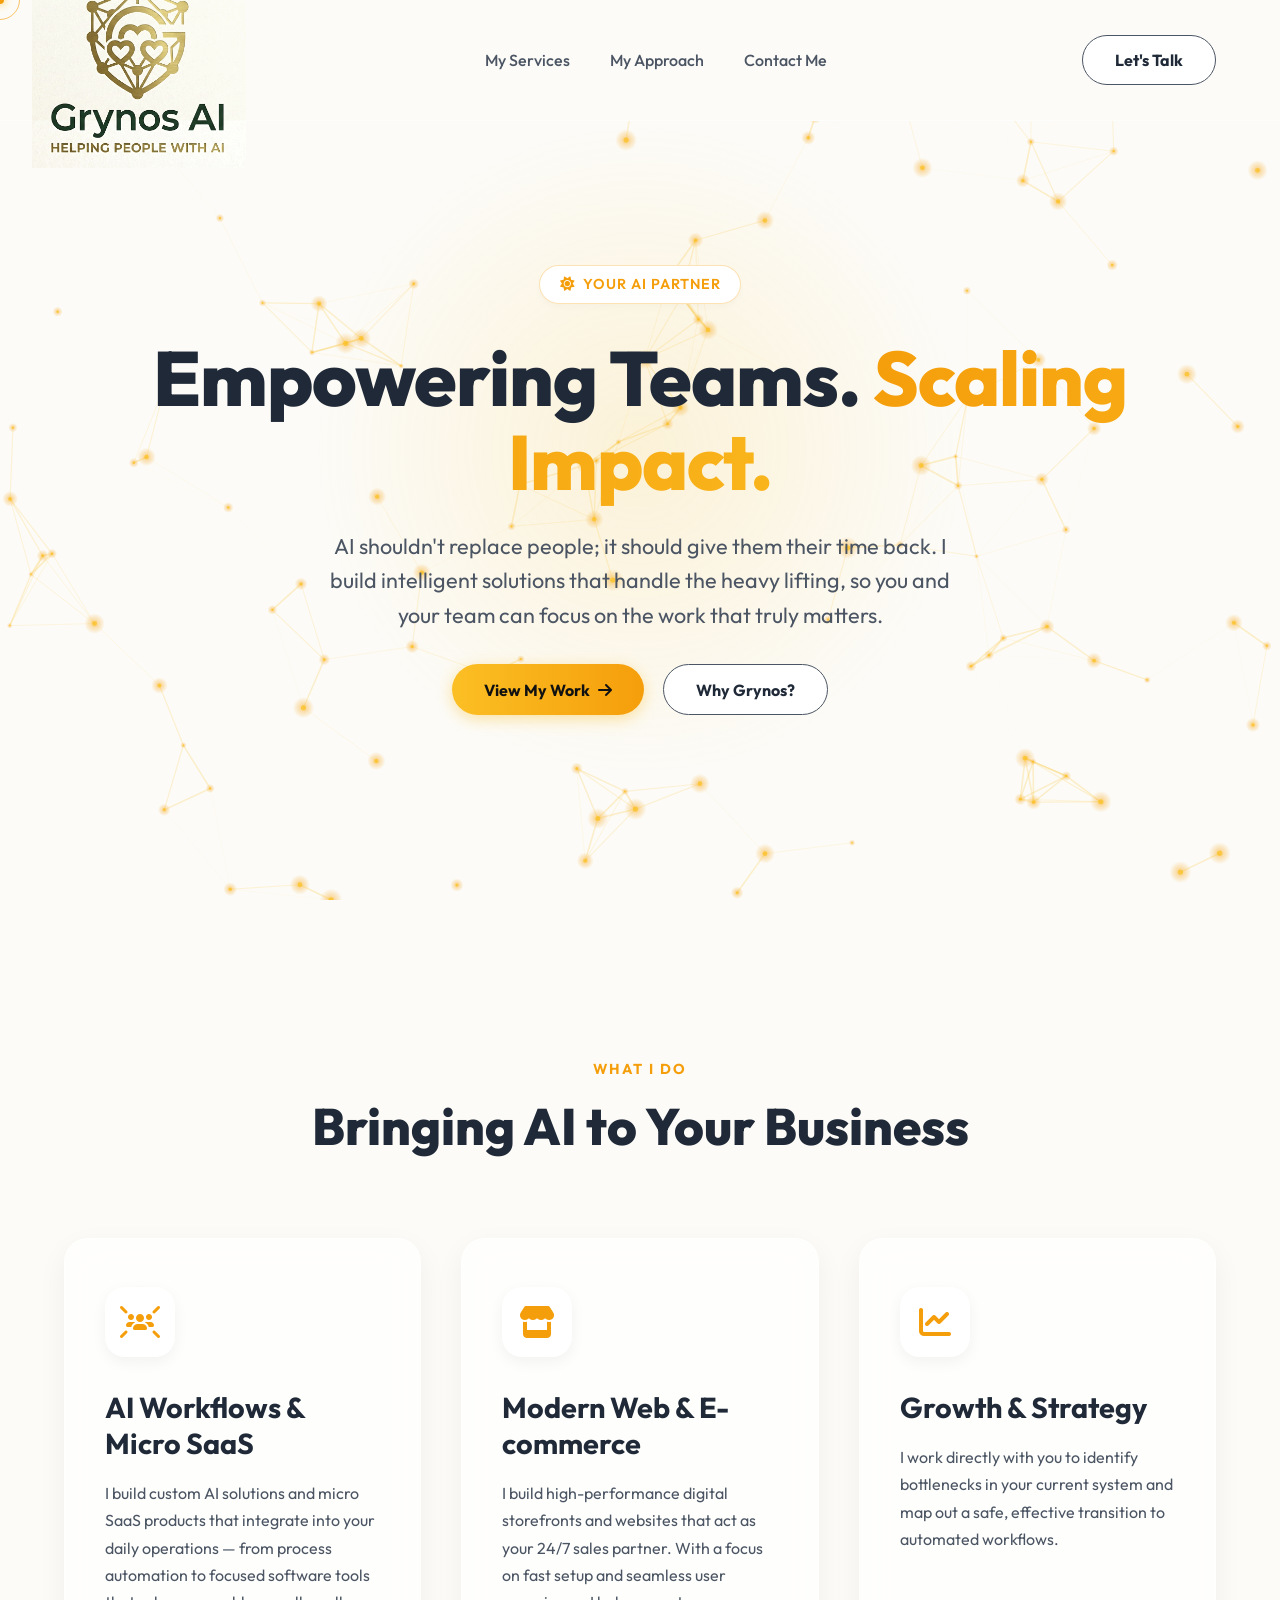
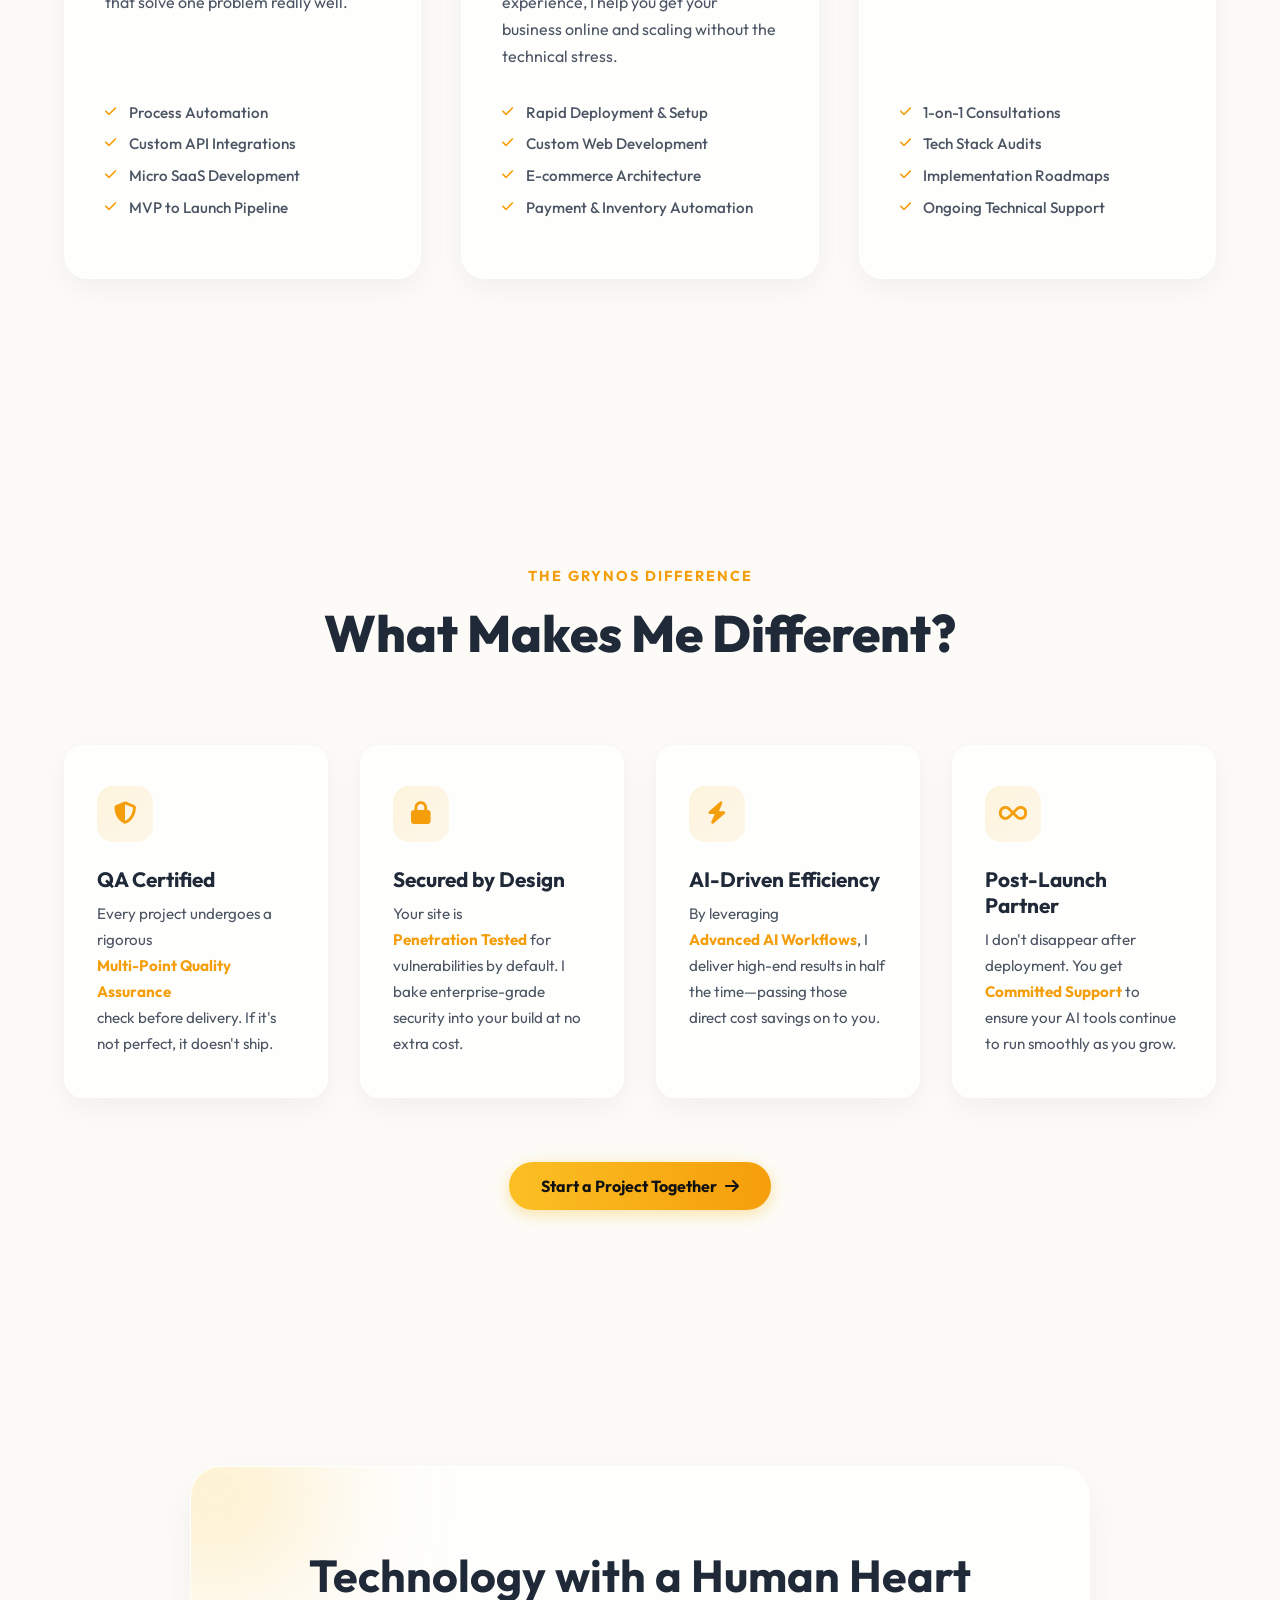
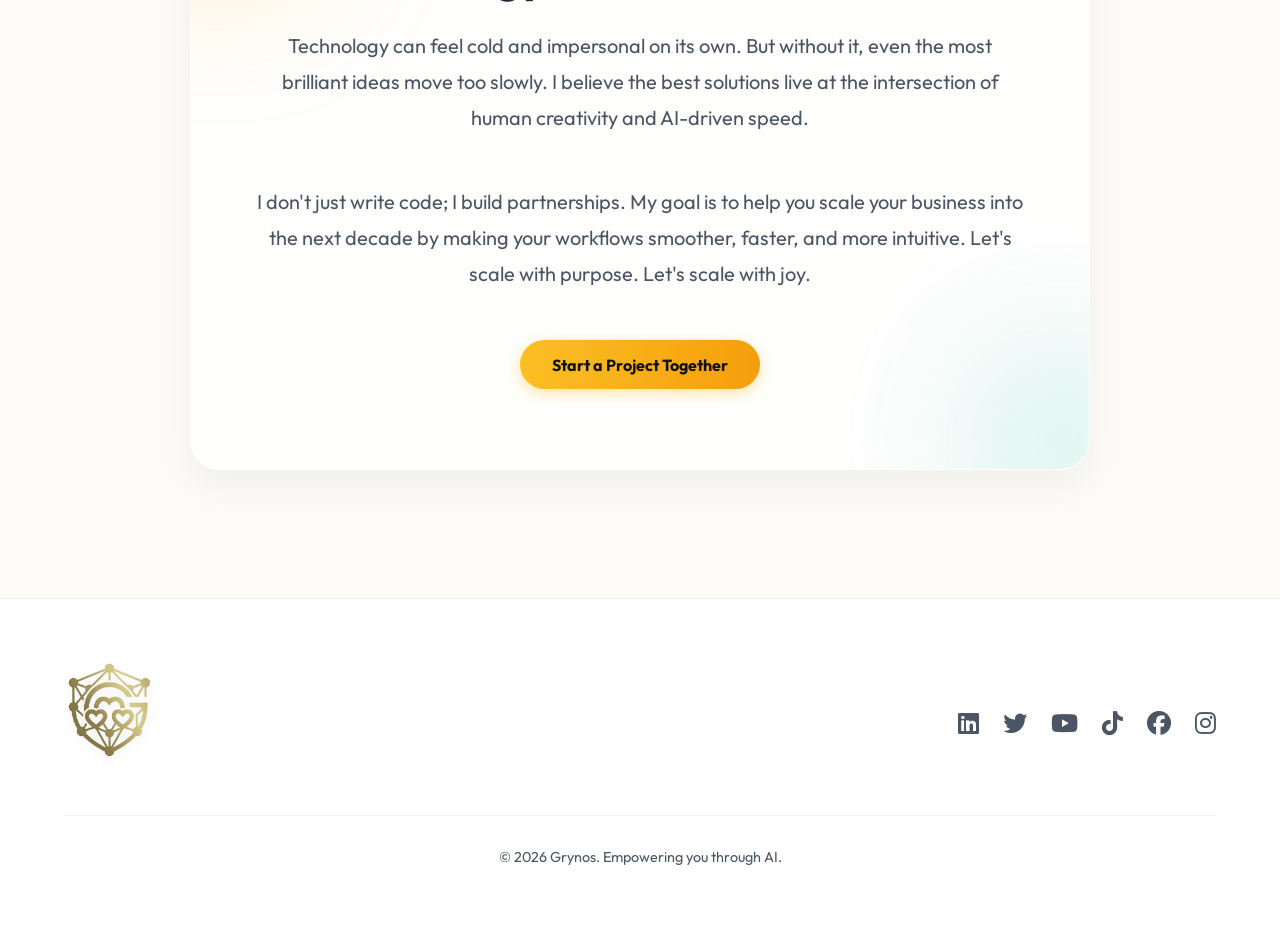
<file: Grynos/index.html>
<!DOCTYPE html>
<html lang="en">

<head>
    <meta charset="UTF-8">
    <meta name="viewport" content="width=device-width, initial-scale=1.0">
    <title>Grynos | Helping People with AI</title>
    <meta name="description"
        content="Grynos helps businesses scale with custom AI automation, modern web development, and growth strategy. Build smarter, grow faster.">
    <meta name="author" content="Grynos">
    <!-- Open Graph -->
    <meta property="og:title" content="Grynos | Helping People with AI">
    <meta property="og:description"
        content="Custom AI automation, modern web development, and growth strategy to help your business scale.">
    <meta property="og:type" content="website">
    <meta property="og:url" content="https://grynos.info">
    <!-- Twitter Card -->
    <meta name="twitter:card" content="summary_large_image">
    <meta name="twitter:title" content="Grynos | Helping People with AI">
    <meta name="twitter:description"
        content="Custom AI automation, modern web development, and growth strategy to help your business scale.">
    <meta property="og:image" content="https://grynos.info/og-image.png">
    <meta name="twitter:image" content="https://grynos.info/og-image.png">
    <link rel="canonical" href="https://grynos.info">
    <link rel="icon" type="image/png" href="grynos-favicon-transparent.png">
    <meta name="keywords"
        content="AI automation, web development, micro SaaS, e-commerce, business growth, Philippines, AI consultant">
    <link rel="stylesheet" href="styles.css?v=8">
    <script type="application/ld+json">
    {
        "@context": "https://schema.org",
        "@type": "ProfessionalService",
        "name": "Grynos",
        "url": "https://grynos.info",
        "description": "Custom AI automation, modern web development, and growth strategy to help your business scale.",
        "serviceType": ["AI Automation", "Web Development", "Micro SaaS", "E-commerce", "Growth Strategy"],
        "areaServed": "Worldwide"
    }
    </script>
    <!-- Fonts -->
    <link href="https://fonts.googleapis.com/css2?family=Outfit:wght@300;400;500;600;700;800&display=swap"
        rel="stylesheet">
    <!-- Font Awesome -->
    <link rel="stylesheet" href="https://cdnjs.cloudflare.com/ajax/libs/font-awesome/6.4.0/css/all.min.css"
        integrity="sha512-iecdLmaskl7CVkqkXNQ/ZH/XLlvWZOJyj7Yy7tcenmpD1ypASozpmT/E0iPtmFIB46ZmdtAc9eNBvH0H/ZpiBw=="
        crossorigin="anonymous" referrerpolicy="no-referrer">
</head>

<body>
    <!-- Custom Cursor -->
    <div class="cursor-dot" id="cursor-dot"></div>
    <div class="cursor-halo" id="cursor-halo"></div>

    <!-- Background Canvas -->
    <canvas id="interactive-bg"></canvas>

    <!-- Navigation -->
    <nav id="navbar">
        <a href="/" class="logo hover-target">
            <img src="grynos-logo-2.jpg?v=3" alt="Grynos Logo" class="logo-img logo-desktop">
            <img src="grynos-favicon-transparent.png" alt="Grynos Logo" class="logo-img logo-mobile">
        </a>
        <div class="nav-links">
            <a href="#services" class="hover-target">My Services</a>
            <a href="#concept" class="hover-target">My Approach</a>
            <a href="#contact" class="hover-target">Contact Me</a>
        </div>
        <a href="#contact" class="btn btn-secondary hover-target">Let's Talk</a>
        <button class="hamburger" id="hamburger" aria-label="Toggle menu">
            <span></span>
            <span></span>
            <span></span>
        </button>
    </nav>

    <!-- Mobile Menu Overlay -->
    <div class="mobile-menu" id="mobile-menu">
        <a href="#services">My Services</a>
        <a href="#concept">My Approach</a>
        <a href="#contact">Contact Me</a>
        <a href="#contact" class="btn btn-primary">Let's Talk <i class="fa-solid fa-arrow-right"></i></a>
    </div>

    <!-- Hero Section -->
    <section class="hero">
        <div class="badge">
            <i class="fa-solid fa-sun"></i> Your AI Partner
        </div>
        <div id="hero-message-container" class="hover-target" title="Click to change message"
            style="user-select: none; transition: all 0.3s ease; padding-bottom: 2rem; display: flex; flex-direction: column; align-items: center; width: 100%;">
            <h1 id="hero-title">Empowering Teams. <span class="text-gradient">Scaling Impact.</span></h1>
            <p id="hero-subtitle" style="margin: 0 auto;">AI shouldn't replace people; it should give them their time
                back. I build intelligent solutions that handle the heavy lifting, so you and your team can focus on the
                work that truly matters.</p>
        </div>
        <div class="cta-group">
            <a href="#" id="view-work-btn" class="btn btn-primary hover-target">
                View My Work <i class="fa-solid fa-arrow-right"></i>
            </a>
            <a href="#concept" class="btn btn-secondary hover-target">
                Why Grynos?
            </a>
        </div>
    </section>

    <!-- Services Section -->
    <section class="services" id="services">
        <div class="section-header">
            <span class="section-subtitle">What I Do</span>
            <h2 class="section-title">Bringing AI to Your Business</h2>
        </div>

        <div class="services-grid">
            <!-- Service 1 -->
            <div class="service-card hover-target">
                <div class="icon-wrapper">
                    <i class="fa-solid fa-users-rays"></i>
                </div>
                <h3>AI Workflows & Micro SaaS</h3>
                <p>I build custom AI solutions and micro SaaS products that integrate into your daily operations — from
                    process automation to focused software tools that solve one problem really well.</p>
                <ul class="feature-list">
                    <li><i class="fa-solid fa-check"></i> Process Automation</li>
                    <li><i class="fa-solid fa-check"></i> Custom API Integrations</li>
                    <li><i class="fa-solid fa-check"></i> Micro SaaS Development</li>
                    <li><i class="fa-solid fa-check"></i> MVP to Launch Pipeline</li>
                </ul>
            </div>

            <!-- Service 2 -->
            <div class="service-card hover-target">
                <div class="icon-wrapper">
                    <i class="fa-solid fa-store"></i>
                </div>
                <h3>Modern Web & E-commerce</h3>
                <p>I build high-performance digital storefronts and websites that act as your 24/7 sales partner. With a
                    focus on fast setup and seamless user experience, I help you get your business online and scaling
                    without the technical stress.</p>
                <ul class="feature-list">
                    <li><i class="fa-solid fa-check"></i> Rapid Deployment & Setup</li>
                    <li><i class="fa-solid fa-check"></i> Custom Web Development</li>
                    <li><i class="fa-solid fa-check"></i> E-commerce Architecture</li>
                    <li><i class="fa-solid fa-check"></i> Payment & Inventory Automation</li>
                </ul>
            </div>

            <!-- Service 3 -->
            <div class="service-card hover-target">
                <div class="icon-wrapper">
                    <i class="fa-solid fa-chart-line"></i>
                </div>
                <h3>Growth & Strategy</h3>
                <p>I work directly with you to identify bottlenecks in your current system and map out a safe, effective
                    transition to automated workflows.</p>
                <ul class="feature-list">
                    <li><i class="fa-solid fa-check"></i> 1-on-1 Consultations</li>
                    <li><i class="fa-solid fa-check"></i> Tech Stack Audits</li>
                    <li><i class="fa-solid fa-check"></i> Implementation Roadmaps</li>
                    <li><i class="fa-solid fa-check"></i> Ongoing Technical Support</li>
                </ul>
            </div>
        </div>
    </section>

    <!-- Why Grynos Section -->
    <section class="concept-section" id="concept">
        <div class="section-header">
            <span class="section-subtitle">The Grynos Difference</span>
            <h2 class="section-title">What Makes Me Different?</h2>
        </div>

        <div class="diff-grid">
            <div class="diff-card hover-target">
                <div class="diff-icon">
                    <i class="fa-solid fa-shield-halved"></i>
                </div>
                <h3>QA Certified</h3>
                <p>Every project undergoes a rigorous <span class="diff-highlight">Multi-Point Quality Assurance</span>
                    check before delivery. If it's not perfect, it doesn't ship.</p>
            </div>

            <div class="diff-card hover-target">
                <div class="diff-icon">
                    <i class="fa-solid fa-lock"></i>
                </div>
                <h3>Secured by Design</h3>
                <p>Your site is <span class="diff-highlight">Penetration Tested</span> for vulnerabilities by default. I
                    bake enterprise-grade security into your build at no extra cost.</p>
            </div>

            <div class="diff-card hover-target">
                <div class="diff-icon">
                    <i class="fa-solid fa-bolt"></i>
                </div>
                <h3>AI-Driven Efficiency</h3>
                <p>By leveraging <span class="diff-highlight">Advanced AI Workflows</span>, I deliver high-end results
                    in half the time—passing those direct cost savings on to you.</p>
            </div>

            <div class="diff-card hover-target">
                <div class="diff-icon">
                    <i class="fa-solid fa-infinity"></i>
                </div>
                <h3>Post-Launch Partner</h3>
                <p>I don't disappear after deployment. You get <span class="diff-highlight">Committed Support</span> to
                    ensure your AI tools continue to run smoothly as you grow.</p>
            </div>
        </div>

        <div style="text-align: center; margin-top: 4rem;">
            <a href="#contact" class="btn btn-primary hover-target">Start a Project Together <i
                    class="fa-solid fa-arrow-right"></i></a>
        </div>
    </section>

    <!-- My Approach Section -->
    <section class="approach-section">
        <div class="approach-panel">
            <h2>Technology with a Human Heart</h2>
            <p>Technology can feel cold and impersonal on its own. But without it, even the most brilliant ideas move
                too slowly. I believe the best solutions live at the intersection of human creativity and AI-driven
                speed.</p>
            <p style="margin-bottom: 0;">I don't just write code; I build partnerships. My goal is to help you scale
                your business into the next decade by making your workflows smoother, faster, and more intuitive. Let's
                scale with purpose. Let's scale with joy.</p>
            <div style="margin-top: 3rem;">
                <a href="#contact" class="btn btn-primary hover-target">Start a Project Together</a>
            </div>
        </div>
    </section>

    <!-- Contact Section -->
    <section class="contact-section" id="contact">
        <div class="contact-container">
            <button class="contact-close" id="contact-close" aria-label="Close form">
                <i class="fa-solid fa-xmark"></i>
            </button>
            <div class="contact-header">
                <h2>Let’s Scale Your Vision 🚀</h2>
                <p>I’m here to handle the technology so you can focus on your growth. Tell me about your project, and
                    let’s see how we can build something great together.</p>
            </div>

            <form id="contact-form" name="contact" method="POST">
                <p style="display:none"><label>Don't fill this out: <input name="bot-field"></label></p>
                <!-- Section 1: The Basics -->
                <div class="form-group">
                    <h3><span>1.</span> The Basics</h3>
                    <div class="form-row">
                        <div>
                            <label class="form-label">Name</label>
                            <input type="text" name="name" class="form-control" placeholder="John Doe" required>
                        </div>
                        <div>
                            <label class="form-label">Email Address</label>
                            <input type="email" name="email" class="form-control" placeholder="john@company.com"
                                required>
                        </div>
                    </div>
                    <div>
                        <label class="form-label">Business Name or Website <span
                                style="color: var(--text-muted); font-weight: 400; font-size: 0.85rem;">(If
                                applicable)</span></label>
                        <input type="text" name="business" class="form-control" placeholder="www.yourcompany.com">
                    </div>
                </div>

                <!-- Section 2: Your Project Goals -->
                <div class="form-group">
                    <h3><span>2.</span> Your Project Goals</h3>
                    <label class="form-label">What can I help you build?</label>
                    <span class="form-hint">Select all that apply</span>

                    <label class="custom-option">
                        Custom Web Development (The Essential / Growth / Flagship)
                        <input type="checkbox" name="goals" value="web_dev">
                        <span class="checkmark"></span>
                    </label>

                    <label class="custom-option">
                        E-commerce Engine (The Boutique / Marketplace / Enterprise)
                        <input type="checkbox" name="goals" value="ecommerce">
                        <span class="checkmark"></span>
                    </label>

                    <label class="custom-option">
                        AI Automation & Chatbots (The Concierge / Sales Pro / Strategist)
                        <input type="checkbox" name="goals" value="ai_automation">
                        <span class="checkmark"></span>
                    </label>

                    <label class="custom-option">
                        Full Digital Transformation (Web + AI Bundle)
                        <input type="checkbox" name="goals" value="full_transformation">
                        <span class="checkmark"></span>
                    </label>
                </div>

                <!-- Section 3: Tech Headache -->
                <div class="form-group">
                    <h3><span>3.</span> Your Biggest "Tech Headache"</h3>
                    <label class="form-label">What is holding you back right now?</label>
                    <span class="form-hint">e.g., "I'm spending too much time on manual tasks" or "I need a site that
                        actually converts."</span>
                    <textarea name="challenge" class="form-control"
                        placeholder="Tell me about your current challenges..." required></textarea>
                </div>

                <!-- Section 4: Logistics & Investment -->
                <div class="form-group">
                    <h3><span>4.</span> Logistics & Investment</h3>

                    <div style="margin-bottom: 1.5rem;">
                        <label class="form-label">Target Launch Date</label>
                        <span class="form-hint">e.g., Within 2 weeks, 1 month, or just exploring</span>
                        <input type="text" name="timeline" class="form-control" placeholder="I'm aiming for..."
                            required>
                    </div>

                    <div>
                        <label class="form-label">Ideal Investment Range</label>

                        <label class="custom-option radio">
                            ₱20,000 – ₱40,000
                            <input type="radio" name="budget" value="20-40" required>
                            <span class="checkmark"></span>
                        </label>

                        <label class="custom-option radio">
                            ₱40,000 – ₱70,000
                            <input type="radio" name="budget" value="40-70">
                            <span class="checkmark"></span>
                        </label>

                        <label class="custom-option radio">
                            ₱70,000+
                            <input type="radio" name="budget" value="70+">
                            <span class="checkmark"></span>
                        </label>
                    </div>
                </div>

                <!-- Section 5: Final Thoughts -->
                <div class="form-group" style="margin-bottom: 3rem;">
                    <h3><span>5.</span> Final Thoughts</h3>
                    <label class="form-label">Anything else I should know about your vision?</label>
                    <textarea name="notes" class="form-control"
                        placeholder="Any specific features, inspirations, or questions?"></textarea>
                </div>

                <div style="text-align: center;">
                    <button type="submit" class="btn btn-primary hover-target"
                        style="padding: 1.2rem 3rem; font-size: 1.1rem; width: 100%;">
                        Launch Your Vision <i class="fa-solid fa-rocket" style="margin-left: 0.5rem;"></i>
                    </button>
                </div>
            </form>

            <!-- Success Message (Hidden by default) -->
            <div id="success-message"
                style="display: none; text-align: center; padding: 3rem 2rem; background: rgba(251, 191, 36, 0.1); border: 1px solid rgba(245, 158, 11, 0.3); border-radius: 20px; animation: fadeInUp 0.5s ease;">
                <i class="fa-solid fa-circle-check"
                    style="font-size: 4rem; color: var(--accent-2); margin-bottom: 1.5rem;"></i>
                <h3 style="font-size: 2rem; color: var(--text-main); margin-bottom: 1rem;">Salamat!</h3>
                <p
                    style="font-size: 1.1rem; color: var(--text-muted); line-height: 1.6; max-width: 500px; margin: 0 auto;">
                    I’ve received your details. I’ll review your goals and get back to you within 24–48 hours so we can
                    start scaling joyfully.
                </p>
            </div>

            <!-- Error Message (Hidden by default) -->
            <div id="error-message"
                style="display: none; text-align: center; padding: 3rem 2rem; background: rgba(239, 68, 68, 0.1); border: 1px solid rgba(239, 68, 68, 0.3); border-radius: 20px; animation: fadeInUp 0.5s ease;">
                <i class="fa-solid fa-circle-exclamation"
                    style="font-size: 4rem; color: #ef4444; margin-bottom: 1.5rem;"></i>
                <h3 style="font-size: 2rem; color: var(--text-main); margin-bottom: 1rem;">Oops!</h3>
                <p
                    style="font-size: 1.1rem; color: var(--text-muted); line-height: 1.6; max-width: 500px; margin: 0 auto; margin-bottom: 1.5rem;">
                    Something went wrong while sending your details. Please check your connection or try again later.
                </p>
                <button id="retry-btn" class="btn btn-secondary hover-target">
                    Try Again
                </button>
            </div>
        </div>
    </section>

    <!-- Portfolio Modal -->
    <div class="service-modal-overlay" id="portfolio-modal-overlay">
        <div class="service-modal">
            <button class="service-modal-close" id="portfolio-modal-close" aria-label="Close modal">
                <i class="fa-solid fa-xmark"></i>
            </button>
            <div class="service-modal-icon">
                <i class="fa-solid fa-briefcase"></i>
            </div>
            <h3>My Work</h3>
            <p class="modal-desc">A selection of projects I've built for clients. Click any project to view it live.</p>
            <div class="portfolio-grid" id="portfolio-grid"></div>
            <div style="text-align: center;">
                <a href="#" class="btn btn-primary hover-target" id="portfolio-close-btn">
                    Close
                </a>
            </div>
        </div>
    </div>

    <!-- Service Modal -->
    <div class="service-modal-overlay" id="service-modal-overlay">
        <div class="service-modal">
            <button class="service-modal-close" id="service-modal-close" aria-label="Close modal">
                <i class="fa-solid fa-xmark"></i>
            </button>
            <div class="service-modal-icon" id="modal-icon"></div>
            <h3 id="modal-title"></h3>
            <p class="modal-desc" id="modal-desc"></p>
            <div id="modal-rates"></div>
            <ul class="modal-features" id="modal-features"></ul>
            <div style="text-align: center;">
                <a href="#contact" class="btn btn-primary hover-target" id="modal-cta">
                    Get Started <i class="fa-solid fa-arrow-right"></i>
                </a>
            </div>
        </div>
    </div>

    <!-- Footer -->
    <footer>
        <div class="footer-top">
            <a href="/" class="footer-logo hover-target">
                <img src="grynos-favicon-transparent.png" alt="Grynos Logo" class="footer-logo-img">
            </a>
            <div class="social-links">
                <a href="https://www.linkedin.com/in/paulo-yanga-435130242" target="_blank" rel="noopener noreferrer"
                    class="hover-target"><i class="fa-brands fa-linkedin"></i></a>
                <a href="#" class="hover-target"><i class="fa-brands fa-twitter"></i></a>
                <a href="#" class="hover-target"><i class="fa-brands fa-youtube"></i></a>
                <a href="https://www.tiktok.com/@grynos" target="_blank" rel="noopener noreferrer" class="hover-target"><i class="fa-brands fa-tiktok"></i></a>
                <a href="https://www.facebook.com/grynos/" target="_blank" rel="noopener noreferrer" class="hover-target"><i class="fa-brands fa-facebook"></i></a>
                <a href="https://www.instagram.com/grynos.ai/" target="_blank" rel="noopener noreferrer" class="hover-target"><i class="fa-brands fa-instagram"></i></a>
            </div>
        </div>
        <div class="footer-bottom">
            <p>&copy; 2026 Grynos. Empowering you through AI.</p>
        </div>
    </footer>

    <script src="script.js" defer></script>
</body>

</html>
</file>
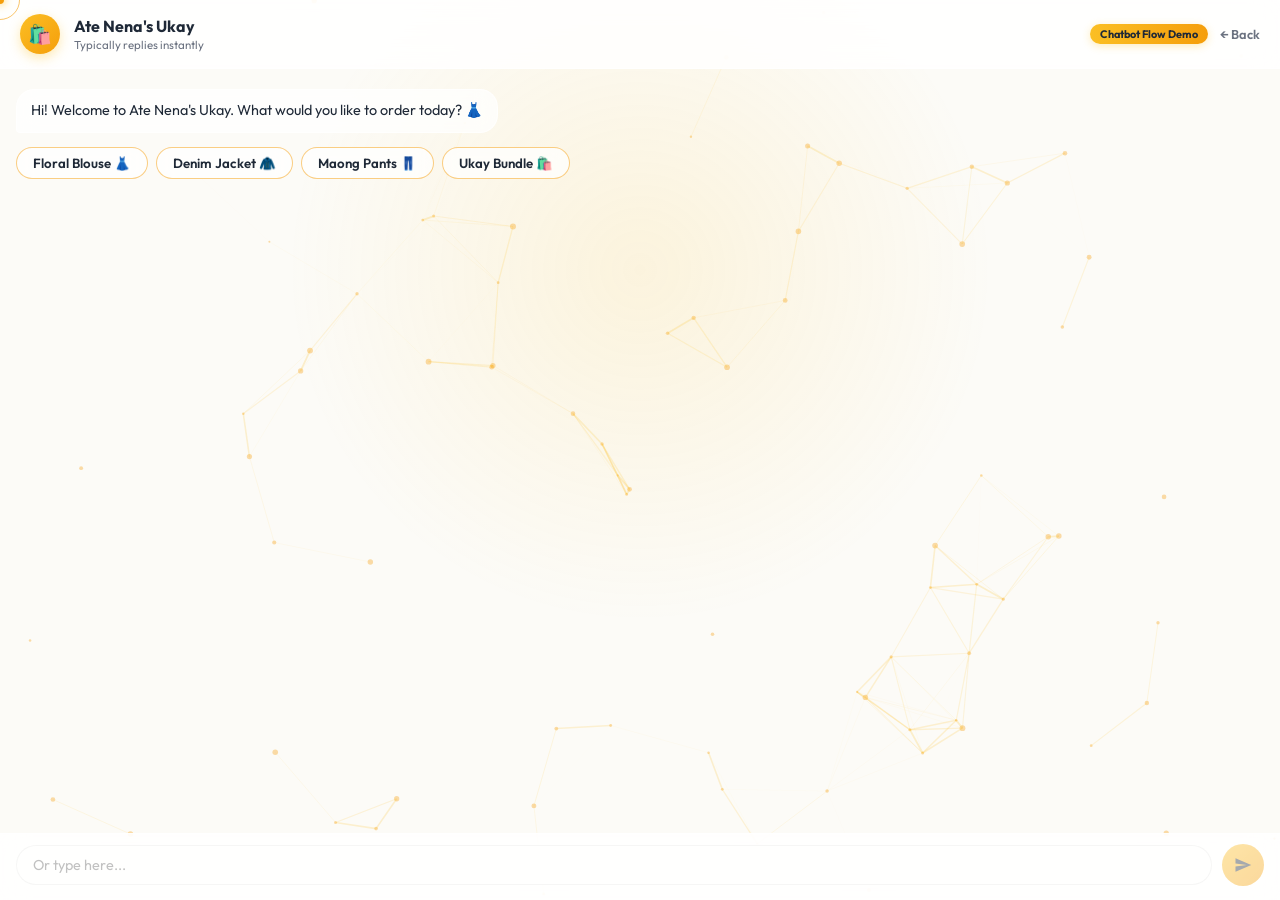
<file: Grynos/demos/chatrflow.html>
<!DOCTYPE html>
<html lang="en">
<head>
    <meta charset="UTF-8">
    <meta name="viewport" content="width=device-width, initial-scale=1.0">
    <title>Chatbot Flow — AI Order Bot Demo</title>
    <link href="https://fonts.googleapis.com/css2?family=Outfit:wght@400;600;700;800&display=swap" rel="stylesheet">
    <style>
        :root {
            --bg: #fcfbf7;
            --accent-1: #fbbf24;
            --accent-2: #f59e0b;
            --text: #1f2937;
            --muted: #6b7280;
            --glass-bg: rgba(255,255,255,0.72);
            --glass-border: rgba(255,255,255,0.65);
        }

        * { margin: 0; padding: 0; box-sizing: border-box; cursor: none; }

        body {
            font-family: 'Outfit', sans-serif;
            background: var(--bg);
            color: var(--text);
            height: 100dvh;
            display: flex;
            flex-direction: column;
            overflow: hidden;
        }

        #bg-canvas { position: fixed; top: 0; left: 0; width: 100%; height: 100%; z-index: 0; pointer-events: none; }
        .bg-glow { position: fixed; top: 30%; left: 50%; transform: translate(-50%,-50%); width: 60vw; height: 60vw; background: radial-gradient(circle, rgba(251,191,36,.12) 0%, transparent 65%); z-index: 0; pointer-events: none; }

        .cursor-dot, .cursor-halo { position: fixed; top: 0; left: 0; border-radius: 50%; transform: translate(-50%,-50%); pointer-events: none; z-index: 9999; }
        .cursor-dot { width: 8px; height: 8px; background: var(--accent-2); box-shadow: 0 0 10px var(--accent-1); }
        .cursor-halo { width: 40px; height: 40px; border: 1px solid rgba(245,158,11,.6); transition: width .3s, height .3s, background .3s; }
        .cursor-halo.active { width: 60px; height: 60px; background: rgba(251,191,36,.1); border-color: var(--accent-2); }

        /* Header */
        .chat-header {
            position: relative; z-index: 10;
            background: rgba(255,255,255,0.82);
            backdrop-filter: blur(14px);
            -webkit-backdrop-filter: blur(14px);
            border-bottom: 1px solid var(--glass-border);
            padding: 14px 20px;
            display: flex; align-items: center; gap: 14px;
            flex-shrink: 0;
        }

        .shop-avatar {
            width: 40px; height: 40px; border-radius: 50%;
            background: linear-gradient(135deg, var(--accent-1), var(--accent-2));
            display: flex; align-items: center; justify-content: center;
            font-size: 1.2rem; flex-shrink: 0;
            box-shadow: 0 4px 12px rgba(251,191,36,0.35);
        }

        .shop-info { flex: 1; }
        .shop-name { font-weight: 700; font-size: 1rem; }
        .shop-status { font-size: .72rem; color: var(--muted); margin-top: 1px; }

        .header-right { display: flex; align-items: center; gap: 12px; }

        .demo-badge {
            background: linear-gradient(90deg, var(--accent-1), var(--accent-2));
            color: var(--text); font-size: .68rem; font-weight: 700;
            padding: 3px 10px; border-radius: 20px; white-space: nowrap;
            box-shadow: 0 2px 8px rgba(251,191,36,0.3);
        }

        .back-link { color: var(--muted); text-decoration: none; font-size: .8rem; font-weight: 600; transition: color .2s; white-space: nowrap; }
        .back-link:hover { color: var(--accent-2); }

        /* Chat window */
        .chat-window {
            flex: 1; overflow-y: auto;
            padding: 20px 16px 8px;
            display: flex; flex-direction: column; gap: 10px;
            position: relative; z-index: 1;
        }

        /* Bubbles */
        .message { display: flex; align-items: flex-end; gap: 8px; max-width: 80%; animation: fadeUp .25s ease; }
        @keyframes fadeUp { from{opacity:0;transform:translateY(8px);}to{opacity:1;transform:translateY(0);} }
        .message.bot  { align-self: flex-start; }
        .message.user { align-self: flex-end; flex-direction: row-reverse; }

        .bubble { padding: 10px 14px; border-radius: 18px; font-size: .9rem; line-height: 1.5; }
        .message.bot .bubble { background: var(--glass-bg); border: 1px solid var(--glass-border); backdrop-filter: blur(10px); color: var(--text); border-bottom-left-radius: 4px; }
        .message.user .bubble { background: linear-gradient(135deg, var(--accent-1), var(--accent-2)); color: #1a1a1a; font-weight: 600; border-bottom-right-radius: 4px; box-shadow: 0 4px 12px rgba(251,191,36,0.35); }

        /* Typing indicator */
        .typing-indicator { display: flex; align-self: flex-start; background: var(--glass-bg); border: 1px solid var(--glass-border); backdrop-filter: blur(10px); padding: 12px 16px; border-radius: 18px; border-bottom-left-radius: 4px; gap: 4px; animation: fadeUp .2s ease; }
        .typing-indicator span { width: 7px; height: 7px; border-radius: 50%; background: var(--muted); animation: bounce 1.2s infinite ease-in-out; }
        .typing-indicator span:nth-child(2){animation-delay:.2s;} .typing-indicator span:nth-child(3){animation-delay:.4s;}
        @keyframes bounce{0%,60%,100%{transform:translateY(0);}30%{transform:translateY(-6px);}}

        /* Quick-reply chips */
        .quick-replies { display: flex; flex-wrap: wrap; gap: 8px; padding: 4px 0 8px; animation: fadeUp .25s ease; }
        .chip { background: var(--glass-bg); border: 1.5px solid rgba(245,158,11,.5); backdrop-filter: blur(8px); border-radius: 24px; padding: 7px 16px; font-family: 'Outfit',sans-serif; font-size: .83rem; font-weight: 600; color: var(--text); transition: background .15s, border-color .15s, transform .1s; white-space: nowrap; }
        .chip:hover { background: linear-gradient(90deg, var(--accent-1), var(--accent-2)); border-color: transparent; color: #1a1a1a; }
        .chip:active { transform: scale(.97); }

        /* Bottom bar */
        .bottom-bar {
            position: relative; z-index: 10;
            padding: 10px 16px 14px;
            background: rgba(255,255,255,0.82);
            backdrop-filter: blur(14px);
            -webkit-backdrop-filter: blur(14px);
            border-top: 1px solid var(--glass-border);
            flex-shrink: 0;
            display: flex; align-items: center; gap: 10px;
        }

        .bottom-bar input { flex: 1; border: 1.5px solid rgba(0,0,0,.08); border-radius: 24px; padding: 10px 16px; font-family: 'Outfit',sans-serif; font-size: .9rem; color: var(--text); background: rgba(255,255,255,.6); outline: none; transition: border-color .2s; }
        .bottom-bar input:focus { border-color: var(--accent-2); }
        .bottom-bar input:disabled { opacity: .45; }

        .send-btn { width: 42px; height: 42px; border-radius: 50%; background: linear-gradient(135deg, var(--accent-1), var(--accent-2)); border: none; display: flex; align-items: center; justify-content: center; flex-shrink: 0; box-shadow: 0 4px 12px rgba(251,191,36,.4); transition: transform .15s, box-shadow .15s; }
        .send-btn:hover { transform: scale(1.08); box-shadow: 0 6px 18px rgba(245,158,11,.5); }
        .send-btn:active { transform: scale(.95); }
        .send-btn:disabled { opacity: .4; transform: none; box-shadow: none; }
        .send-btn svg { width: 18px; height: 18px; fill: #1f2937; }

        .reset-btn { background: transparent; border: 1.5px solid rgba(245,158,11,.5); color: var(--text); font-family: 'Outfit',sans-serif; font-size: .83rem; font-weight: 600; padding: 9px 18px; border-radius: 24px; white-space: nowrap; transition: background .2s; display: none; }
        .reset-btn:hover { background: linear-gradient(90deg, var(--accent-1), var(--accent-2)); border-color: transparent; }
        .reset-btn.visible { display: block; }

        .chat-window::-webkit-scrollbar { width: 4px; }
        .chat-window::-webkit-scrollbar-thumb { background: #d1d5db; border-radius: 2px; }
    </style>
</head>
<body>

    <div class="cursor-dot" id="cursorDot"></div>
    <div class="cursor-halo" id="cursorHalo"></div>
    <canvas id="bg-canvas"></canvas>
    <div class="bg-glow"></div>

    <header class="chat-header">
        <div class="shop-avatar">🛍️</div>
        <div class="shop-info">
            <div class="shop-name">Ate Nena's Ukay</div>
            <div class="shop-status">Typically replies instantly</div>
        </div>
        <div class="header-right">
            <div class="demo-badge">Chatbot Flow Demo</div>
            <a href="https://grynos.info" class="back-link">← Back</a>
        </div>
    </header>

    <div class="chat-window" id="chatWindow"></div>

    <div class="bottom-bar">
        <button class="reset-btn" id="resetBtn" onclick="resetChat()">Start Over</button>
        <input type="text" id="userInput" placeholder="Or type here..." autocomplete="off" disabled>
        <button class="send-btn" id="sendBtn" onclick="sendTyped()" disabled>
            <svg viewBox="0 0 24 24"><path d="M2.01 21L23 12 2.01 3 2 10l15 2-15 2z"/></svg>
        </button>
    </div>

    <script>
        /* ── Cursor ── */
        const dot = document.getElementById('cursorDot'), halo = document.getElementById('cursorHalo');
        document.addEventListener('mousemove', e => { dot.style.left=halo.style.left=e.clientX+'px'; dot.style.top=halo.style.top=e.clientY+'px'; });
        document.querySelectorAll('button,a,input').forEach(el=>{el.addEventListener('mouseenter',()=>halo.classList.add('active'));el.addEventListener('mouseleave',()=>halo.classList.remove('active'));});

        /* ── Particles ── */
        const canvas = document.getElementById('bg-canvas'), ctx = canvas.getContext('2d');
        let W, H, particles = [];
        const CONNECT_SQ = 120*120, MAX_P = 80;
        function resize(){W=canvas.width=window.innerWidth;H=canvas.height=window.innerHeight;}
        window.addEventListener('resize',()=>{resize();initP();}); resize();
        class P{constructor(){this.reset();}reset(){this.x=Math.random()*W;this.y=Math.random()*H;this.vx=(Math.random()-.5)*.5;this.vy=(Math.random()-.5)*.5;this.r=Math.random()*2+1;}update(){this.x+=this.vx;this.y+=this.vy;if(this.x<0||this.x>W)this.vx*=-1;if(this.y<0||this.y>H)this.vy*=-1;}draw(){ctx.beginPath();ctx.arc(this.x,this.y,this.r,0,Math.PI*2);ctx.fillStyle='rgba(245,158,11,0.35)';ctx.fill();}}
        function initP(){particles=[];const n=Math.min(Math.floor(W*H/9000),MAX_P);for(let i=0;i<n;i++)particles.push(new P());}
        function connect(){for(let a=0;a<particles.length;a++)for(let b=a+1;b<particles.length;b++){const dx=particles[a].x-particles[b].x,dy=particles[a].y-particles[b].y,dSq=dx*dx+dy*dy;if(dSq<CONNECT_SQ){const o=1-dSq/CONNECT_SQ;ctx.strokeStyle=`rgba(251,191,36,${o*.22})`;ctx.lineWidth=o*1.8;ctx.beginPath();ctx.moveTo(particles[a].x,particles[a].y);ctx.lineTo(particles[b].x,particles[b].y);ctx.stroke();}}}
        function animate(){ctx.clearRect(0,0,W,H);particles.forEach(p=>{p.update();p.draw();});connect();requestAnimationFrame(animate);}
        initP(); animate();

        /* ── Chat ── */
        let state=0, orderItem='', orderQty='', orderAddr='';
        const chatWindow=document.getElementById('chatWindow'), userInput=document.getElementById('userInput'), sendBtn=document.getElementById('sendBtn'), resetBtn=document.getElementById('resetBtn');

        const QUICK_REPLIES = {
            0:['Floral Blouse 👗','Denim Jacket 🧥','Maong Pants 👖','Ukay Bundle 🛍️'],
            1:['1 piece','2 pieces','3 pieces','5 pieces'],
            2:['123 Rizal St, Quezon City','Unit 4B, Taguig City','Brgy. San Jose, Cebu City'],
            3:['Yes ✅','No ❌'],
        };

        function scrollBottom(){chatWindow.scrollTop=chatWindow.scrollHeight;}
        function addMessage(html,type){const msg=document.createElement('div');msg.className=`message ${type}`;msg.innerHTML=`<div class="bubble">${html}</div>`;chatWindow.appendChild(msg);scrollBottom();}
        function showTyping(){const el=document.createElement('div');el.className='typing-indicator';el.id='typing';el.innerHTML='<span></span><span></span><span></span>';chatWindow.appendChild(el);scrollBottom();return el;}
        function clearChips(){document.getElementById('chips')?.remove();}

        function showChips(stateKey){
            clearChips();
            const replies=QUICK_REPLIES[stateKey];if(!replies)return;
            const row=document.createElement('div');row.className='quick-replies';row.id='chips';
            replies.forEach(label=>{const btn=document.createElement('button');btn.className='chip';btn.textContent=label;btn.onclick=()=>handleReply(label);row.appendChild(btn);});
            chatWindow.appendChild(row);scrollBottom();
        }

        function lockInput(){userInput.disabled=true;sendBtn.disabled=true;}
        function unlockInput(){userInput.disabled=false;sendBtn.disabled=false;}

        function botSay(html,afterCb,delay=650){
            lockInput();clearChips();
            const indicator=showTyping();
            setTimeout(()=>{indicator.remove();addMessage(html,'bot');if(afterCb)afterCb();},delay);
        }

        function handleReply(text){clearChips();addMessage(text,'user');processInput(text);}

        function sendTyped(){const text=userInput.value.trim();if(!text||userInput.disabled)return;userInput.value='';clearChips();addMessage(text,'user');processInput(text);}
        userInput.addEventListener('keydown',e=>{if(e.key==='Enter')sendTyped();});

        function processInput(text){
            switch(state){
                case 0: orderItem=text;state=1;botSay(`Got it! <strong>${orderItem}</strong> — How many pieces would you like?`,()=>showChips(1));break;
                case 1: orderQty=text;state=2;botSay('And where should we deliver? Please share your complete address. 📍',()=>showChips(2));break;
                case 2: orderAddr=text;state=3;botSay(`Here's your order summary:<br><br>🛍️ <strong>Item:</strong> ${orderItem}<br>📦 <strong>Qty:</strong> ${orderQty}<br>📍 <strong>Deliver to:</strong> ${orderAddr}<br><br>Confirm your order?`,()=>showChips(3));break;
                case 3:
                    if(/^yes/i.test(text)){state=4;botSay('Order received! ✅ Ate Nena will contact you within 24 hours. Thank you for shopping with us!',()=>{resetBtn.classList.add('visible');});}
                    else{state=5;botSay('No problem! Feel free to start a new order anytime. 😊',()=>{resetBtn.classList.add('visible');});}
                    break;
            }
        }

        function resetChat(){chatWindow.innerHTML='';state=0;orderItem='';orderQty='';orderAddr='';resetBtn.classList.remove('visible');lockInput();userInput.value='';triggerGreeting();}

        function triggerGreeting(){
            lockInput();
            const indicator=showTyping();
            setTimeout(()=>{indicator.remove();addMessage("Hi! Welcome to Ate Nena's Ukay. What would you like to order today? 👗",'bot');showChips(0);},800);
        }

        triggerGreeting();
    </script>

</body>
</html>
</file>
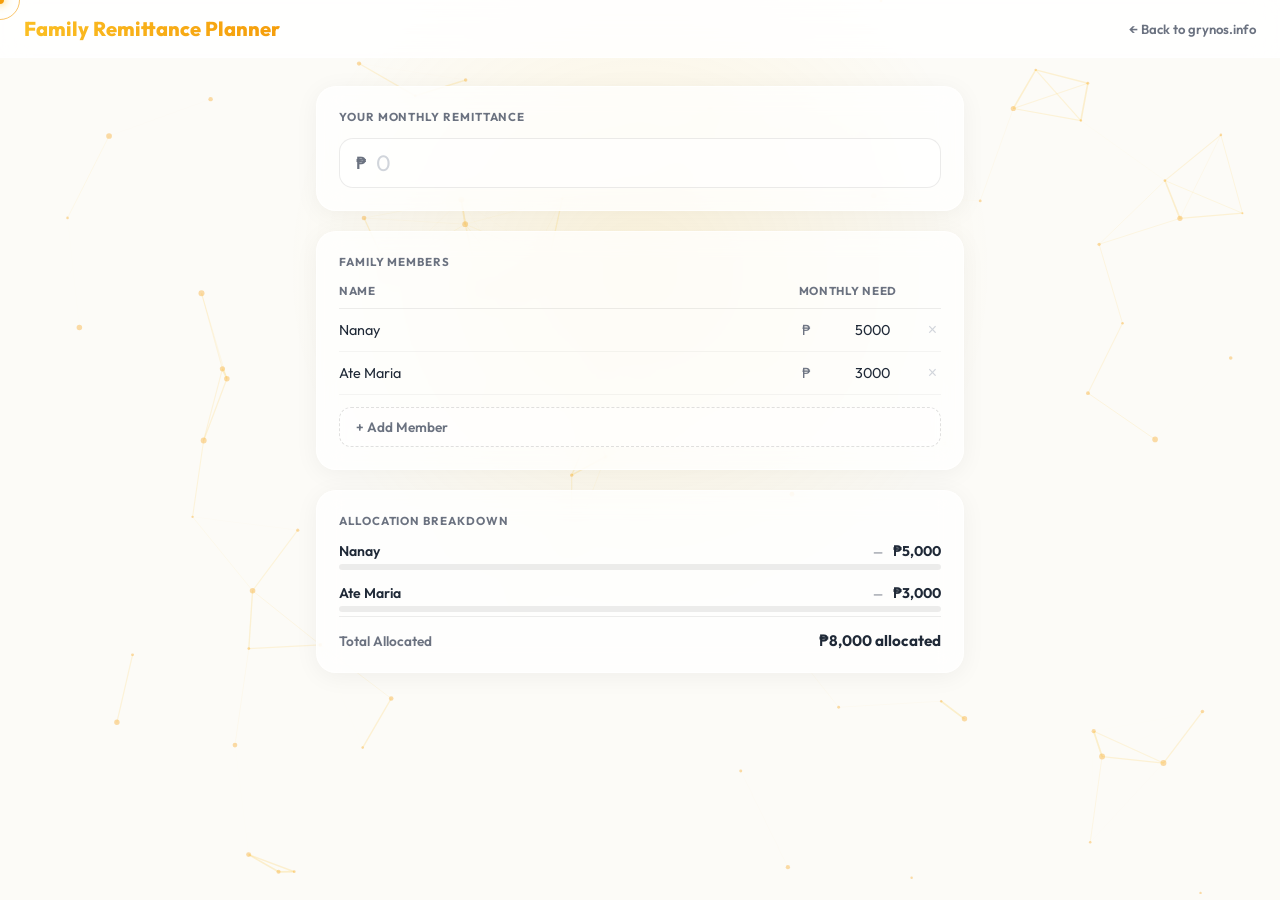
<file: Grynos/demos/dai-kazoku.html>
<!DOCTYPE html>
<html lang="en">
<head>
    <meta charset="UTF-8">
    <meta name="viewport" content="width=device-width, initial-scale=1.0">
    <title>Dai Kazoku — Family Remittance Planner</title>
    <link href="https://fonts.googleapis.com/css2?family=Outfit:wght@400;600;700;800&display=swap" rel="stylesheet">
    <style>
        :root {
            --bg: #fcfbf7;
            --accent-1: #fbbf24;
            --accent-2: #f59e0b;
            --text: #1f2937;
            --muted: #6b7280;
            --glass-bg: rgba(255,255,255,0.72);
            --glass-border: rgba(255,255,255,0.65);
            --green: #10b981;
            --red: #ef4444;
        }

        * { margin: 0; padding: 0; box-sizing: border-box; cursor: none; }

        body { font-family: 'Outfit', sans-serif; background: var(--bg); color: var(--text); min-height: 100dvh; }

        #bg-canvas { position: fixed; top: 0; left: 0; width: 100%; height: 100%; z-index: 0; pointer-events: none; }
        .bg-glow { position: fixed; top: 30%; left: 50%; transform: translate(-50%,-50%); width: 60vw; height: 60vw; background: radial-gradient(circle, rgba(251,191,36,.12) 0%, transparent 65%); z-index: 0; pointer-events: none; }

        .cursor-dot, .cursor-halo { position: fixed; top: 0; left: 0; border-radius: 50%; transform: translate(-50%,-50%); pointer-events: none; z-index: 9999; }
        .cursor-dot { width: 8px; height: 8px; background: var(--accent-2); box-shadow: 0 0 10px var(--accent-1); }
        .cursor-halo { width: 40px; height: 40px; border: 1px solid rgba(245,158,11,.6); transition: width .3s, height .3s, background .3s; }
        .cursor-halo.active { width: 60px; height: 60px; background: rgba(251,191,36,.1); border-color: var(--accent-2); }

        .header { position: sticky; top: 0; z-index: 10; background: rgba(255,255,255,0.82); backdrop-filter: blur(14px); -webkit-backdrop-filter: blur(14px); border-bottom: 1px solid var(--glass-border); padding: 16px 24px; display: flex; align-items: center; justify-content: space-between; }
        .header-left { display: flex; flex-direction: column; }
        .logo { font-size: 1.25rem; font-weight: 800; background: linear-gradient(90deg, var(--accent-1), var(--accent-2)); -webkit-background-clip: text; -webkit-text-fill-color: transparent; background-clip: text; }
        .subtitle { font-size: .75rem; color: var(--muted); margin-top: 1px; font-weight: 600; }
        .back-link { color: var(--muted); text-decoration: none; font-size: .82rem; font-weight: 600; transition: color .2s; }
        .back-link:hover { color: var(--accent-2); }

        .main { max-width: 680px; margin: 0 auto; padding: 28px 16px 56px; display: flex; flex-direction: column; gap: 20px; position: relative; z-index: 1; }

        .card { background: var(--glass-bg); border: 1px solid var(--glass-border); backdrop-filter: blur(12px); -webkit-backdrop-filter: blur(12px); border-radius: 20px; padding: 22px; box-shadow: 0 4px 24px rgba(0,0,0,0.05); }
        .card-title { font-size: .72rem; font-weight: 700; text-transform: uppercase; letter-spacing: .08em; color: var(--muted); margin-bottom: 14px; }

        .income-field { display: flex; align-items: center; gap: 10px; border: 1.5px solid rgba(0,0,0,.08); border-radius: 14px; padding: 10px 16px; background: rgba(255,255,255,.5); transition: border-color .2s; }
        .income-field:focus-within { border-color: var(--accent-2); box-shadow: 0 0 0 3px rgba(251,191,36,.15); }
        .currency-label { font-weight: 700; color: var(--muted); font-size: 1rem; }
        .income-input { flex: 1; border: none; background: transparent; font-family: 'Outfit',sans-serif; font-size: 1.4rem; font-weight: 700; color: var(--text); outline: none; }
        .income-input::placeholder { color: #d1d5db; font-weight: 400; }

        .members-table { width: 100%; border-collapse: collapse; }
        .members-table th { text-align: left; font-size: .72rem; font-weight: 700; text-transform: uppercase; letter-spacing: .06em; color: var(--muted); padding-bottom: 10px; border-bottom: 1px solid rgba(0,0,0,.07); }
        .members-table th:last-child { text-align: right; width: 36px; }
        .member-row td { padding: 8px 0; border-bottom: 1px solid rgba(0,0,0,.04); }
        .member-row td:last-child { text-align: right; }
        .member-input { border: none; background: transparent; font-family: 'Outfit',sans-serif; font-size: .9rem; color: var(--text); outline: none; padding: 4px 0; }
        .member-input.name-input { width: 100%; }
        .amount-cell { display: flex; align-items: center; gap: 4px; }
        .amount-prefix { color: var(--muted); font-size: .85rem; }
        .member-input.amount-input { width: 90px; text-align: right; }
        .remove-btn { background: none; border: none; color: #d1d5db; font-size: 1rem; padding: 4px; border-radius: 4px; transition: color .2s; line-height: 1; }
        .remove-btn:hover { color: var(--red); }

        .add-member-btn { display: flex; align-items: center; gap: 6px; background: rgba(255,255,255,.4); border: 1.5px dashed rgba(0,0,0,.12); border-radius: 12px; padding: 10px 16px; font-family: 'Outfit',sans-serif; font-size: .85rem; font-weight: 600; color: var(--muted); width: 100%; margin-top: 12px; transition: border-color .2s, color .2s, background .2s; }
        .add-member-btn:hover { border-color: var(--accent-2); color: var(--text); background: rgba(251,191,36,.06); }

        .breakdown-list { display: flex; flex-direction: column; gap: 14px; }
        .breakdown-item { display: flex; flex-direction: column; gap: 4px; }
        .breakdown-row { display: flex; justify-content: space-between; align-items: center; font-size: .88rem; }
        .breakdown-name { font-weight: 600; }
        .breakdown-amount { font-weight: 700; }
        .breakdown-pct { font-size: .75rem; color: var(--muted); }
        .progress-bar-bg { height: 6px; background: rgba(0,0,0,.07); border-radius: 4px; overflow: hidden; }
        .progress-bar-fill { height: 100%; background: linear-gradient(90deg, var(--accent-1), var(--accent-2)); border-radius: 4px; transition: width .3s ease; }
        .empty-state { color: var(--muted); font-size: .85rem; text-align: center; padding: 16px 0; }

        .alert { padding: 12px 16px; border-radius: 12px; font-size: .88rem; font-weight: 600; margin-bottom: 12px; backdrop-filter: blur(8px); }
        .alert.surplus { background: rgba(16,185,129,.12); color: #065f46; border: 1px solid rgba(16,185,129,.25); }
        .alert.deficit { background: rgba(239,68,68,.1); color: #991b1b; border: 1px solid rgba(239,68,68,.2); }

        .summary-footer { display: flex; justify-content: space-between; align-items: center; padding-top: 14px; border-top: 1px solid rgba(0,0,0,.07); margin-top: 4px; font-size: .85rem; }
        .summary-label { color: var(--muted); font-weight: 600; }
        .summary-value { font-weight: 700; font-size: .95rem; }
        .summary-value.surplus { color: var(--green); }
        .summary-value.deficit { color: var(--red); }

        @media (max-width: 480px) { .income-input { font-size: 1.1rem; } .member-input.amount-input { width: 75px; } }
    </style>
</head>
<body>

    <div class="cursor-dot" id="cursorDot"></div>
    <div class="cursor-halo" id="cursorHalo"></div>
    <canvas id="bg-canvas"></canvas>
    <div class="bg-glow"></div>

    <header class="header">
        <div class="header-left">
            <div class="logo">Family Remittance Planner</div>
        </div>
        <a href="https://grynos.info" class="back-link">← Back to grynos.info</a>
    </header>

    <main class="main">

        <div class="card">
            <div class="card-title">Your Monthly Remittance</div>
            <div class="income-field">
                <span class="currency-label">₱</span>
                <input type="number" class="income-input" id="incomeInput" placeholder="0" min="0" oninput="recalculate()">
            </div>
        </div>

        <div class="card">
            <div class="card-title">Family Members</div>
            <table class="members-table">
                <thead><tr><th>Name</th><th style="text-align:right;padding-right:8px">Monthly Need</th><th></th></tr></thead>
                <tbody id="membersBody"></tbody>
            </table>
            <button class="add-member-btn" onclick="addMember()">+ Add Member</button>
        </div>

        <div class="card">
            <div class="card-title">Allocation Breakdown</div>
            <div id="alertBanner"></div>
            <div class="breakdown-list" id="breakdownList"><div class="empty-state">Add family members above to see breakdown.</div></div>
            <div class="summary-footer" id="summaryFooter" style="display:none">
                <span class="summary-label">Total Allocated</span>
                <span class="summary-value" id="summaryValue"></span>
            </div>
        </div>

    </main>

    <script>
        /* ── Cursor ── */
        const dot=document.getElementById('cursorDot'),halo=document.getElementById('cursorHalo');
        document.addEventListener('mousemove',e=>{dot.style.left=halo.style.left=e.clientX+'px';dot.style.top=halo.style.top=e.clientY+'px';});
        document.querySelectorAll('button,a,input').forEach(el=>{el.addEventListener('mouseenter',()=>halo.classList.add('active'));el.addEventListener('mouseleave',()=>halo.classList.remove('active'));});

        /* ── Particles ── */
        const canvas=document.getElementById('bg-canvas'),ctx=canvas.getContext('2d');
        let W,H,particles=[];
        const CONNECT_SQ=120*120,MAX_P=80;
        function resize(){W=canvas.width=window.innerWidth;H=canvas.height=window.innerHeight;}
        window.addEventListener('resize',()=>{resize();initP();}); resize();
        class P{constructor(){this.reset();}reset(){this.x=Math.random()*W;this.y=Math.random()*H;this.vx=(Math.random()-.5)*.5;this.vy=(Math.random()-.5)*.5;this.r=Math.random()*2+1;}update(){this.x+=this.vx;this.y+=this.vy;if(this.x<0||this.x>W)this.vx*=-1;if(this.y<0||this.y>H)this.vy*=-1;}draw(){ctx.beginPath();ctx.arc(this.x,this.y,this.r,0,Math.PI*2);ctx.fillStyle='rgba(245,158,11,0.35)';ctx.fill();}}
        function initP(){particles=[];const n=Math.min(Math.floor(W*H/9000),MAX_P);for(let i=0;i<n;i++)particles.push(new P());}
        function connect(){for(let a=0;a<particles.length;a++)for(let b=a+1;b<particles.length;b++){const dx=particles[a].x-particles[b].x,dy=particles[a].y-particles[b].y,dSq=dx*dx+dy*dy;if(dSq<CONNECT_SQ){const o=1-dSq/CONNECT_SQ;ctx.strokeStyle=`rgba(251,191,36,${o*.22})`;ctx.lineWidth=o*1.8;ctx.beginPath();ctx.moveTo(particles[a].x,particles[a].y);ctx.lineTo(particles[b].x,particles[b].y);ctx.stroke();}}}
        function animate(){ctx.clearRect(0,0,W,H);particles.forEach(p=>{p.update();p.draw();});connect();requestAnimationFrame(animate);}
        initP(); animate();

        /* ── App ── */
        let members=[],nextId=0;
        function formatPHP(n){return '₱'+n.toLocaleString('en-PH');}
        function getIncome(){const v=parseFloat(document.getElementById('incomeInput').value);return isNaN(v)||v<0?0:v;}
        function addMember(name='',amount=''){const id=nextId++;members.push({id,name,amount});renderMembersTable();recalculate();}
        function removeMember(id){members=members.filter(m=>m.id!==id);renderMembersTable();recalculate();}
        function renderMembersTable(){document.getElementById('membersBody').innerHTML=members.map(m=>`<tr class="member-row"><td><input type="text" class="member-input name-input" placeholder="e.g. Nanay" value="${escapeHtml(m.name)}" oninput="updateMember(${m.id},'name',this.value)"></td><td><div class="amount-cell" style="justify-content:flex-end"><span class="amount-prefix">₱</span><input type="number" class="member-input amount-input" placeholder="0" value="${m.amount}" min="0" oninput="updateMember(${m.id},'amount',this.value)"></div></td><td><button class="remove-btn" onclick="removeMember(${m.id})" title="Remove">×</button></td></tr>`).join('');}
        function updateMember(id,field,value){const m=members.find(m=>m.id===id);if(m){m[field]=value;recalculate();}}
        function escapeHtml(str){return str.replace(/&/g,'&amp;').replace(/</g,'&lt;').replace(/>/g,'&gt;').replace(/"/g,'&quot;');}

        function recalculate(){
            const income=getIncome(),list=document.getElementById('breakdownList'),al=document.getElementById('alertBanner'),footer=document.getElementById('summaryFooter'),val=document.getElementById('summaryValue');
            if(!members.length){list.innerHTML='<div class="empty-state">Add family members above to see breakdown.</div>';al.innerHTML='';footer.style.display='none';return;}
            const totalNeeded=members.reduce((s,m)=>s+(parseFloat(m.amount)||0),0);
            list.innerHTML=members.map(m=>{const amt=parseFloat(m.amount)||0,name=m.name.trim()||'(unnamed)',pct=income>0?Math.min((amt/income)*100,100):0,pctDisplay=income>0?((amt/income)*100).toFixed(1)+'%':'—';return `<div class="breakdown-item"><div class="breakdown-row"><span class="breakdown-name">${escapeHtml(name)}</span><div style="display:flex;gap:10px;align-items:center"><span class="breakdown-pct">${pctDisplay}</span><span class="breakdown-amount">${formatPHP(amt)}</span></div></div><div class="progress-bar-bg"><div class="progress-bar-fill" style="width:${pct}%"></div></div></div>`;}).join('');
            if(!income){al.innerHTML='';}else if(totalNeeded>income){al.innerHTML=`<div class="alert deficit">⚠️ Over budget by ${formatPHP(totalNeeded-income)}</div>`;}else{al.innerHTML=`<div class="alert surplus">✅ Surplus: ${formatPHP(income-totalNeeded)}</div>`;}
            footer.style.display='flex';
            const diff=income-totalNeeded;
            if(!income){val.textContent=`${formatPHP(totalNeeded)} allocated`;val.className='summary-value';}
            else if(diff<0){val.textContent=`${formatPHP(totalNeeded)} / ${formatPHP(income)}`;val.className='summary-value deficit';}
            else{val.textContent=`${formatPHP(totalNeeded)} / ${formatPHP(income)}`;val.className='summary-value surplus';}
        }

        addMember('Nanay',5000);
        addMember('Ate Maria',3000);
    </script>

</body>
</html>
</file>
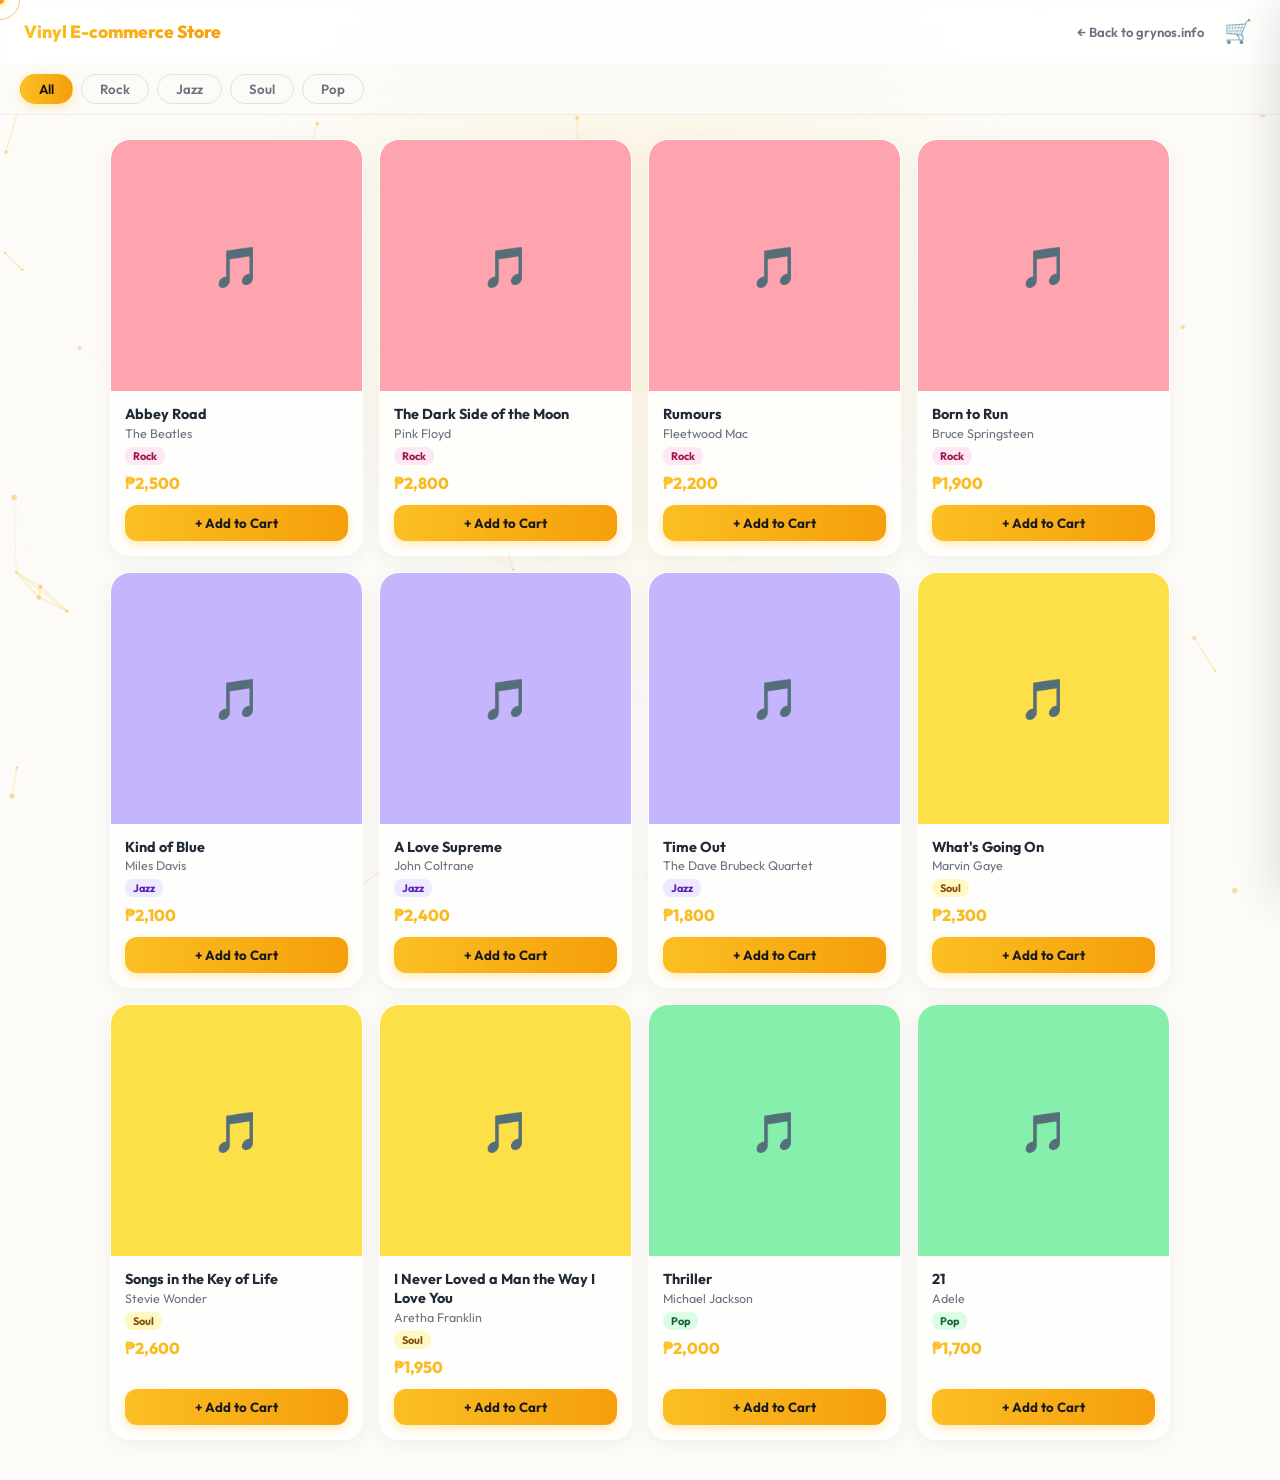
<file: Grynos/demos/marvsabbeyroadshop.html>
<!DOCTYPE html>
<html lang="en">
<head>
    <meta charset="UTF-8">
    <meta name="viewport" content="width=device-width, initial-scale=1.0">
    <title>E-commerce Store — Marv's Abbey Road Shop</title>
    <link href="https://fonts.googleapis.com/css2?family=Outfit:wght@400;600;700;800&display=swap" rel="stylesheet">
    <style>
        :root {
            --bg: #fcfbf7;
            --accent-1: #fbbf24;
            --accent-2: #f59e0b;
            --text: #1f2937;
            --muted: #6b7280;
            --glass-bg: rgba(255,255,255,0.72);
            --glass-border: rgba(255,255,255,0.65);
        }

        * { margin: 0; padding: 0; box-sizing: border-box; cursor: none; }

        body { font-family: 'Outfit', sans-serif; background: var(--bg); color: var(--text); min-height: 100dvh; }

        #bg-canvas { position: fixed; top: 0; left: 0; width: 100%; height: 100%; z-index: 0; pointer-events: none; }
        .bg-glow { position: fixed; top: 30%; left: 50%; transform: translate(-50%,-50%); width: 70vw; height: 70vw; background: radial-gradient(circle, rgba(251,191,36,.1) 0%, transparent 65%); z-index: 0; pointer-events: none; }

        .cursor-dot, .cursor-halo { position: fixed; top: 0; left: 0; border-radius: 50%; transform: translate(-50%,-50%); pointer-events: none; z-index: 9999; }
        .cursor-dot { width: 8px; height: 8px; background: var(--accent-2); box-shadow: 0 0 10px var(--accent-1); }
        .cursor-halo { width: 40px; height: 40px; border: 1px solid rgba(245,158,11,.6); transition: width .3s, height .3s, background .3s; }
        .cursor-halo.active { width: 60px; height: 60px; background: rgba(251,191,36,.1); border-color: var(--accent-2); }

        .site-header { position: sticky; top: 0; z-index: 50; background: rgba(255,255,255,0.82); backdrop-filter: blur(14px); -webkit-backdrop-filter: blur(14px); border-bottom: 1px solid var(--glass-border); padding: 14px 24px; display: flex; align-items: center; justify-content: space-between; }
        .header-left { display: flex; flex-direction: column; }
        .store-name { font-size: 1.1rem; font-weight: 800; background: linear-gradient(90deg, var(--accent-1), var(--accent-2)); -webkit-background-clip: text; -webkit-text-fill-color: transparent; background-clip: text; }
        .store-tagline { font-size: .72rem; color: var(--muted); font-weight: 600; margin-top: 1px; }
        .header-right { display: flex; align-items: center; gap: 16px; }
        .back-link { color: var(--muted); text-decoration: none; font-size: .82rem; font-weight: 600; transition: color .2s; }
        .back-link:hover { color: var(--accent-2); }
        .cart-btn { position: relative; background: none; border: none; font-size: 1.4rem; padding: 4px; transition: transform .2s; }
        .cart-btn:hover { transform: scale(1.12); }
        .cart-badge { position: absolute; top: -4px; right: -6px; background: linear-gradient(135deg, var(--accent-1), var(--accent-2)); color: #1a1a1a; font-size: .65rem; font-weight: 800; width: 18px; height: 18px; border-radius: 50%; display: flex; align-items: center; justify-content: center; box-shadow: 0 2px 6px rgba(251,191,36,.45); }
        .cart-badge.hidden { display: none; }

        .filter-bar { position: sticky; top: 61px; z-index: 40; background: rgba(252,251,247,0.85); backdrop-filter: blur(10px); -webkit-backdrop-filter: blur(10px); border-bottom: 1px solid rgba(0,0,0,.06); padding: 10px 20px; display: flex; gap: 8px; overflow-x: auto; }
        .filter-tab { background: transparent; border: 1.5px solid rgba(0,0,0,.1); border-radius: 20px; padding: 6px 18px; font-family: 'Outfit',sans-serif; font-size: .83rem; font-weight: 600; color: var(--muted); white-space: nowrap; transition: all .15s; }
        .filter-tab:hover { border-color: var(--accent-2); color: var(--text); }
        .filter-tab.active { background: linear-gradient(90deg, var(--accent-1), var(--accent-2)); border-color: transparent; color: #111; box-shadow: 0 3px 10px rgba(251,191,36,0.35); }

        .product-grid { display: grid; grid-template-columns: repeat(auto-fill, minmax(200px,1fr)); gap: 16px; padding: 24px 20px 40px; position: relative; z-index: 1; max-width: 1100px; margin: 0 auto; }
        .product-card { background: var(--glass-bg); border: 1px solid var(--glass-border); backdrop-filter: blur(12px); -webkit-backdrop-filter: blur(12px); border-radius: 20px; overflow: hidden; box-shadow: 0 4px 20px rgba(0,0,0,.05); display: flex; flex-direction: column; transition: transform .2s, box-shadow .2s; }
        .product-card:hover { transform: translateY(-4px); box-shadow: 0 12px 32px rgba(0,0,0,.09); }
        .product-card.hidden { display: none; }
        .album-art { aspect-ratio: 1; display: flex; align-items: center; justify-content: center; font-size: 2.5rem; }
        .product-info { padding: 14px 14px 0; flex: 1; }
        .album-title { font-weight: 700; font-size: .9rem; line-height: 1.3; }
        .album-artist { font-size: .78rem; color: var(--muted); margin-top: 2px; }
        .genre-badge { display: inline-block; font-size: .68rem; font-weight: 700; padding: 2px 8px; border-radius: 8px; margin-top: 6px; }
        .price { font-size: 1rem; font-weight: 800; margin-top: 8px; background: linear-gradient(90deg, var(--accent-1), var(--accent-2)); -webkit-background-clip: text; -webkit-text-fill-color: transparent; background-clip: text; }
        .add-btn { margin: 12px 14px 14px; background: linear-gradient(90deg, var(--accent-1), var(--accent-2)); border: none; border-radius: 12px; padding: 10px; font-family: 'Outfit',sans-serif; font-size: .83rem; font-weight: 700; color: #1a1a1a; box-shadow: 0 3px 10px rgba(251,191,36,.35); transition: transform .15s, box-shadow .15s; }
        .add-btn:hover { transform: translateY(-2px); box-shadow: 0 6px 16px rgba(245,158,11,.45); }

        .cart-overlay { position: fixed; inset: 0; background: rgba(0,0,0,.3); backdrop-filter: blur(3px); z-index: 100; opacity: 0; pointer-events: none; transition: opacity .25s; }
        .cart-overlay.open { opacity: 1; pointer-events: auto; }

        .cart-sidebar { position: fixed; top: 0; right: 0; width: min(380px,100vw); height: 100%; background: rgba(252,251,247,.95); backdrop-filter: blur(20px); -webkit-backdrop-filter: blur(20px); border-left: 1px solid var(--glass-border); z-index: 101; display: flex; flex-direction: column; transform: translateX(100%); transition: transform .28s ease; box-shadow: -8px 0 40px rgba(0,0,0,.1); }
        .cart-sidebar.open { transform: translateX(0); }
        .cart-header { display: flex; align-items: center; justify-content: space-between; padding: 20px 20px 16px; border-bottom: 1px solid rgba(0,0,0,.07); }
        .cart-title { font-size: 1rem; font-weight: 700; }
        .cart-close { background: none; border: none; font-size: 1.4rem; color: var(--muted); line-height: 1; padding: 2px; transition: color .2s; }
        .cart-close:hover { color: var(--text); }
        .cart-items { flex: 1; overflow-y: auto; padding: 16px 20px; display: flex; flex-direction: column; gap: 12px; }
        .cart-item { display: flex; gap: 12px; align-items: center; background: var(--glass-bg); border: 1px solid var(--glass-border); border-radius: 14px; padding: 10px 12px; }
        .cart-item-art { width: 44px; height: 44px; border-radius: 10px; flex-shrink: 0; display: flex; align-items: center; justify-content: center; font-size: 1.2rem; }
        .cart-item-info { flex: 1; min-width: 0; }
        .cart-item-name { font-size: .85rem; font-weight: 600; white-space: nowrap; overflow: hidden; text-overflow: ellipsis; }
        .cart-item-price { font-size: .75rem; color: var(--muted); }
        .qty-controls { display: flex; align-items: center; gap: 6px; }
        .qty-btn { width: 26px; height: 26px; border-radius: 50%; border: 1.5px solid rgba(0,0,0,.1); background: rgba(255,255,255,.7); font-size: .9rem; font-weight: 700; color: var(--text); display: flex; align-items: center; justify-content: center; transition: border-color .15s; }
        .qty-btn:hover { border-color: var(--accent-2); }
        .qty-display { font-size: .9rem; font-weight: 700; min-width: 18px; text-align: center; }
        .remove-item-btn { background: none; border: none; color: #d1d5db; font-size: 1rem; padding: 4px; border-radius: 4px; transition: color .15s; }
        .remove-item-btn:hover { color: #ef4444; }
        .cart-empty { color: var(--muted); font-size: .88rem; text-align: center; padding: 32px 0; }
        .cart-footer { padding: 16px 20px; border-top: 1px solid rgba(0,0,0,.07); }
        .cart-subtotal { display: flex; justify-content: space-between; align-items: center; margin-bottom: 14px; }
        .subtotal-label { font-size: .85rem; color: var(--muted); font-weight: 600; }
        .subtotal-amount { font-size: 1.15rem; font-weight: 800; background: linear-gradient(90deg, var(--accent-1), var(--accent-2)); -webkit-background-clip: text; -webkit-text-fill-color: transparent; background-clip: text; }
        .checkout-btn { width: 100%; background: linear-gradient(90deg, var(--accent-1), var(--accent-2)); border: none; border-radius: 14px; padding: 14px; font-family: 'Outfit',sans-serif; font-size: .95rem; font-weight: 700; color: #1a1a1a; box-shadow: 0 4px 14px rgba(251,191,36,.4); transition: transform .15s, box-shadow .15s; }
        .checkout-btn:hover { transform: translateY(-2px); box-shadow: 0 7px 20px rgba(245,158,11,.5); }
        .checkout-btn:disabled { opacity: .4; transform: none; box-shadow: none; }

        .modal-overlay { position: fixed; inset: 0; background: rgba(0,0,0,.35); backdrop-filter: blur(4px); z-index: 200; display: flex; align-items: center; justify-content: center; padding: 24px; opacity: 0; pointer-events: none; transition: opacity .2s; }
        .modal-overlay.open { opacity: 1; pointer-events: auto; }
        .modal-box { background: var(--glass-bg); border: 1px solid var(--glass-border); backdrop-filter: blur(20px); -webkit-backdrop-filter: blur(20px); border-radius: 24px; padding: 36px 28px; max-width: 380px; width: 100%; text-align: center; box-shadow: 0 24px 60px rgba(0,0,0,.12); transform: scale(.95); transition: transform .2s; }
        .modal-overlay.open .modal-box { transform: scale(1); }
        .modal-emoji { font-size: 2.8rem; margin-bottom: 12px; }
        .modal-title { font-size: 1.1rem; font-weight: 700; margin-bottom: 8px; }
        .modal-text { font-size: .88rem; color: var(--muted); line-height: 1.6; margin-bottom: 24px; }
        .modal-close-btn { background: linear-gradient(90deg, var(--accent-1), var(--accent-2)); border: none; border-radius: 14px; padding: 12px 36px; font-family: 'Outfit',sans-serif; font-size: .9rem; font-weight: 700; color: #1a1a1a; box-shadow: 0 4px 14px rgba(251,191,36,.35); transition: transform .15s; }
        .modal-close-btn:hover { transform: translateY(-2px); }

        .cart-items::-webkit-scrollbar { width: 4px; }
        .cart-items::-webkit-scrollbar-thumb { background: #d1d5db; border-radius: 2px; }
        @media (max-width: 480px) { .product-grid { grid-template-columns: repeat(2,1fr); padding: 16px; gap: 12px; } }
    </style>
</head>
<body>

    <div class="cursor-dot" id="cursorDot"></div>
    <div class="cursor-halo" id="cursorHalo"></div>
    <canvas id="bg-canvas"></canvas>
    <div class="bg-glow"></div>

    <header class="site-header">
        <div class="header-left">
            <div class="store-name">Vinyl E-commerce Store</div>
        </div>
        <div class="header-right">
            <a href="https://grynos.info" class="back-link">← Back to grynos.info</a>
            <button class="cart-btn" onclick="openCart()">
                🛒
                <div class="cart-badge hidden" id="cartBadge">0</div>
            </button>
        </div>
    </header>

    <div class="filter-bar">
        <button class="filter-tab active" onclick="filterBy('all',this)">All</button>
        <button class="filter-tab" onclick="filterBy('Rock',this)">Rock</button>
        <button class="filter-tab" onclick="filterBy('Jazz',this)">Jazz</button>
        <button class="filter-tab" onclick="filterBy('Soul',this)">Soul</button>
        <button class="filter-tab" onclick="filterBy('Pop',this)">Pop</button>
    </div>

    <div class="product-grid" id="productGrid"></div>

    <div class="cart-overlay" id="cartOverlay" onclick="closeCart()"></div>
    <div class="cart-sidebar" id="cartSidebar">
        <div class="cart-header">
            <span class="cart-title">Your Cart</span>
            <button class="cart-close" onclick="closeCart()">×</button>
        </div>
        <div class="cart-items" id="cartItems"></div>
        <div class="cart-footer">
            <div class="cart-subtotal">
                <span class="subtotal-label">Subtotal</span>
                <span class="subtotal-amount" id="subtotalAmount">₱0</span>
            </div>
            <button class="checkout-btn" id="checkoutBtn" onclick="openCheckoutModal()" disabled>Checkout</button>
        </div>
    </div>

    <div class="modal-overlay" id="checkoutModal">
        <div class="modal-box">
            <div class="modal-emoji">🎵</div>
            <div class="modal-title">Thanks for browsing!</div>
            <div class="modal-text">This is a demo store. The real Marvsabbeyroadshop is coming soon — with real vinyls, real checkout, and real music.</div>
            <button class="modal-close-btn" onclick="closeCheckoutModal()">Got it!</button>
        </div>
    </div>

    <script>
        /* ── Cursor ── */
        const dot=document.getElementById('cursorDot'),halo=document.getElementById('cursorHalo');
        document.addEventListener('mousemove',e=>{dot.style.left=halo.style.left=e.clientX+'px';dot.style.top=halo.style.top=e.clientY+'px';});
        document.querySelectorAll('button,a').forEach(el=>{el.addEventListener('mouseenter',()=>halo.classList.add('active'));el.addEventListener('mouseleave',()=>halo.classList.remove('active'));});

        /* ── Particles ── */
        const canvas=document.getElementById('bg-canvas'),ctx=canvas.getContext('2d');
        let W,H,particles=[];
        const CONNECT_SQ=120*120,MAX_P=80;
        function resize(){W=canvas.width=window.innerWidth;H=canvas.height=window.innerHeight;}
        window.addEventListener('resize',()=>{resize();initP();}); resize();
        class P{constructor(){this.reset();}reset(){this.x=Math.random()*W;this.y=Math.random()*H;this.vx=(Math.random()-.5)*.5;this.vy=(Math.random()-.5)*.5;this.r=Math.random()*2+1;}update(){this.x+=this.vx;this.y+=this.vy;if(this.x<0||this.x>W)this.vx*=-1;if(this.y<0||this.y>H)this.vy*=-1;}draw(){ctx.beginPath();ctx.arc(this.x,this.y,this.r,0,Math.PI*2);ctx.fillStyle='rgba(245,158,11,0.35)';ctx.fill();}}
        function initP(){particles=[];const n=Math.min(Math.floor(W*H/9000),MAX_P);for(let i=0;i<n;i++)particles.push(new P());}
        function connect(){for(let a=0;a<particles.length;a++)for(let b=a+1;b<particles.length;b++){const dx=particles[a].x-particles[b].x,dy=particles[a].y-particles[b].y,dSq=dx*dx+dy*dy;if(dSq<CONNECT_SQ){const o=1-dSq/CONNECT_SQ;ctx.strokeStyle=`rgba(251,191,36,${o*.22})`;ctx.lineWidth=o*1.8;ctx.beginPath();ctx.moveTo(particles[a].x,particles[a].y);ctx.lineTo(particles[b].x,particles[b].y);ctx.stroke();}}}
        function animate(){ctx.clearRect(0,0,W,H);particles.forEach(p=>{p.update();p.draw();});connect();requestAnimationFrame(animate);}
        initP(); animate();

        /* ── Store ── */
        const GENRE_COLORS={Rock:{bg:'#fce7f3',text:'#9d174d',art:'#fda4af'},Jazz:{bg:'#ede9fe',text:'#5b21b6',art:'#c4b5fd'},Soul:{bg:'#fef9c3',text:'#854d0e',art:'#fde047'},Pop:{bg:'#dcfce7',text:'#166534',art:'#86efac'}};
        const INVENTORY=[
            {id:1,title:'Abbey Road',artist:'The Beatles',genre:'Rock',price:2500},
            {id:2,title:'The Dark Side of the Moon',artist:'Pink Floyd',genre:'Rock',price:2800},
            {id:3,title:'Rumours',artist:'Fleetwood Mac',genre:'Rock',price:2200},
            {id:4,title:'Born to Run',artist:'Bruce Springsteen',genre:'Rock',price:1900},
            {id:5,title:'Kind of Blue',artist:'Miles Davis',genre:'Jazz',price:2100},
            {id:6,title:'A Love Supreme',artist:'John Coltrane',genre:'Jazz',price:2400},
            {id:7,title:'Time Out',artist:'The Dave Brubeck Quartet',genre:'Jazz',price:1800},
            {id:8,title:"What's Going On",artist:'Marvin Gaye',genre:'Soul',price:2300},
            {id:9,title:'Songs in the Key of Life',artist:'Stevie Wonder',genre:'Soul',price:2600},
            {id:10,title:'I Never Loved a Man the Way I Love You',artist:'Aretha Franklin',genre:'Soul',price:1950},
            {id:11,title:'Thriller',artist:'Michael Jackson',genre:'Pop',price:2000},
            {id:12,title:'21',artist:'Adele',genre:'Pop',price:1700}
        ];

        let cart={},activeFilter='all';
        function formatPHP(n){return '₱'+n.toLocaleString('en-PH');}
        function escapeHtml(s){return s.replace(/&/g,'&amp;').replace(/</g,'&lt;').replace(/>/g,'&gt;').replace(/"/g,'&quot;');}

        function renderProducts(){
            document.getElementById('productGrid').innerHTML=INVENTORY.map(item=>{
                const c=GENRE_COLORS[item.genre],hidden=activeFilter!=='all'&&item.genre!==activeFilter?'hidden':'';
                return `<div class="product-card ${hidden}" data-genre="${item.genre}"><div class="album-art" style="background:${c.art}">🎵</div><div class="product-info"><div class="album-title">${escapeHtml(item.title)}</div><div class="album-artist">${escapeHtml(item.artist)}</div><div class="genre-badge" style="background:${c.bg};color:${c.text}">${item.genre}</div><div class="price">${formatPHP(item.price)}</div></div><button class="add-btn" onclick="addToCart(${item.id})">+ Add to Cart</button></div>`;
            }).join('');
            document.querySelectorAll('.product-card,.add-btn').forEach(el=>{el.addEventListener('mouseenter',()=>halo.classList.add('active'));el.addEventListener('mouseleave',()=>halo.classList.remove('active'));});
        }

        function filterBy(genre,btn){activeFilter=genre;document.querySelectorAll('.filter-tab').forEach(t=>t.classList.remove('active'));btn.classList.add('active');document.querySelectorAll('.product-card').forEach(c=>{(genre==='all'||c.dataset.genre===genre)?c.classList.remove('hidden'):c.classList.add('hidden');});}
        function addToCart(id){cart[id]=(cart[id]||0)+1;updateCartUI();}
        function updateQty(id,delta){cart[id]=(cart[id]||0)+delta;if(cart[id]<=0)delete cart[id];updateCartUI();renderCartSidebar();}
        function removeFromCart(id){delete cart[id];updateCartUI();renderCartSidebar();}
        function getTotalQty(){return Object.values(cart).reduce((s,q)=>s+q,0);}
        function getSubtotal(){return Object.entries(cart).reduce((s,[id,qty])=>{const item=INVENTORY.find(i=>i.id===parseInt(id));return s+(item?item.price*qty:0);},0);}

        function updateCartUI(){
            const qty=getTotalQty(),badge=document.getElementById('cartBadge');
            qty>0?(badge.textContent=qty,badge.classList.remove('hidden')):badge.classList.add('hidden');
            document.getElementById('subtotalAmount').textContent=formatPHP(getSubtotal());
            document.getElementById('checkoutBtn').disabled=qty===0;
        }

        function renderCartSidebar(){
            const container=document.getElementById('cartItems'),ids=Object.keys(cart);
            if(!ids.length){container.innerHTML='<div class="cart-empty">Your cart is empty.<br>Add some records!</div>';return;}
            container.innerHTML=ids.map(id=>{const item=INVENTORY.find(i=>i.id===parseInt(id)),qty=cart[id],c=GENRE_COLORS[item.genre];return `<div class="cart-item"><div class="cart-item-art" style="background:${c.art}">🎵</div><div class="cart-item-info"><div class="cart-item-name">${escapeHtml(item.title)}</div><div class="cart-item-price">${formatPHP(item.price)} each</div></div><div class="qty-controls"><button class="qty-btn" onclick="updateQty(${item.id},-1)">−</button><span class="qty-display">${qty}</span><button class="qty-btn" onclick="updateQty(${item.id},1)">+</button></div><button class="remove-item-btn" onclick="removeFromCart(${item.id})" title="Remove">×</button></div>`;}).join('');
        }

        function openCart(){renderCartSidebar();document.getElementById('cartOverlay').classList.add('open');document.getElementById('cartSidebar').classList.add('open');}
        function closeCart(){document.getElementById('cartOverlay').classList.remove('open');document.getElementById('cartSidebar').classList.remove('open');}
        function openCheckoutModal(){closeCart();document.getElementById('checkoutModal').classList.add('open');}
        function closeCheckoutModal(){document.getElementById('checkoutModal').classList.remove('open');}

        renderProducts();
    </script>

</body>
</html>
</file>
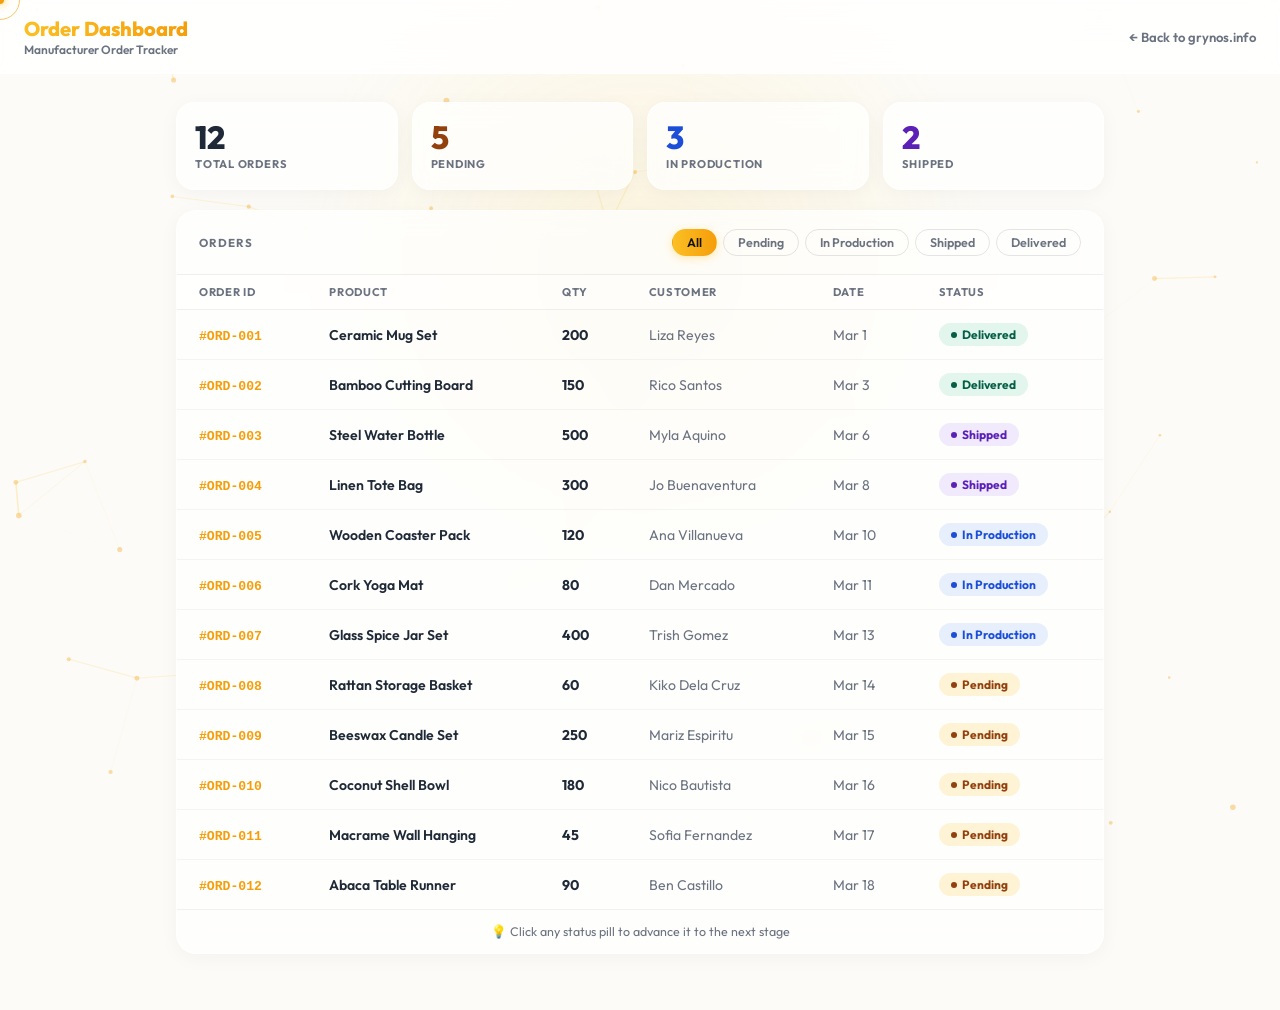
<file: Grynos/demos/siotrack.html>
<!DOCTYPE html>
<html lang="en">
<head>
    <meta charset="UTF-8">
    <meta name="viewport" content="width=device-width, initial-scale=1.0">
    <title>Order Dashboard — Manufacturer Order Tracker</title>
    <link href="https://fonts.googleapis.com/css2?family=Outfit:wght@400;600;700;800&display=swap" rel="stylesheet">
    <style>
        :root {
            --bg: #fcfbf7;
            --accent-1: #fbbf24;
            --accent-2: #f59e0b;
            --accent-3: #14b8a6;
            --text: #1f2937;
            --muted: #6b7280;
            --glass-bg: rgba(255,255,255,0.72);
            --glass-border: rgba(255,255,255,0.65);
        }

        * { margin: 0; padding: 0; box-sizing: border-box; cursor: none; }

        body { font-family: 'Outfit', sans-serif; background: var(--bg); color: var(--text); min-height: 100dvh; }

        #bg-canvas { position: fixed; top: 0; left: 0; width: 100%; height: 100%; z-index: 0; pointer-events: none; }
        .bg-glow { position: fixed; top: 30%; left: 50%; transform: translate(-50%,-50%); width: 60vw; height: 60vw; background: radial-gradient(circle, rgba(251,191,36,.12) 0%, transparent 65%); z-index: 0; pointer-events: none; }

        .cursor-dot, .cursor-halo { position: fixed; top: 0; left: 0; border-radius: 50%; transform: translate(-50%,-50%); pointer-events: none; z-index: 9999; }
        .cursor-dot { width: 8px; height: 8px; background: var(--accent-2); box-shadow: 0 0 10px var(--accent-1); }
        .cursor-halo { width: 40px; height: 40px; border: 1px solid rgba(245,158,11,.6); transition: width .3s, height .3s, background .3s; }
        .cursor-halo.active { width: 60px; height: 60px; background: rgba(251,191,36,.1); border-color: var(--accent-2); }

        /* Header */
        .header {
            position: sticky; top: 0; z-index: 10;
            background: rgba(255,255,255,0.82);
            backdrop-filter: blur(14px);
            -webkit-backdrop-filter: blur(14px);
            border-bottom: 1px solid var(--glass-border);
            padding: 16px 24px;
            display: flex; align-items: center; justify-content: space-between;
        }
        .header-left { display: flex; flex-direction: column; }
        .logo { font-size: 1.25rem; font-weight: 800; background: linear-gradient(90deg, var(--accent-1), var(--accent-2)); -webkit-background-clip: text; -webkit-text-fill-color: transparent; background-clip: text; }
        .subtitle { font-size: 0.75rem; color: var(--muted); margin-top: 1px; font-weight: 600; }
        .back-link { color: var(--muted); text-decoration: none; font-size: .82rem; font-weight: 600; transition: color .2s; }
        .back-link:hover { color: var(--accent-2); }

        /* Main */
        .main { max-width: 960px; margin: 0 auto; padding: 28px 16px 56px; display: flex; flex-direction: column; gap: 20px; position: relative; z-index: 1; }

        /* Stat cards */
        .stats-row { display: grid; grid-template-columns: repeat(4,1fr); gap: 14px; }
        .stat-card { background: var(--glass-bg); border: 1px solid var(--glass-border); backdrop-filter: blur(12px); -webkit-backdrop-filter: blur(12px); border-radius: 18px; padding: 18px; box-shadow: 0 4px 20px rgba(0,0,0,0.04); }
        .stat-number { font-size: 2rem; font-weight: 800; line-height: 1; }
        .stat-title { font-size: .7rem; font-weight: 700; text-transform: uppercase; letter-spacing: .07em; color: var(--muted); margin-top: 4px; }

        /* Table card */
        .table-card { background: var(--glass-bg); border: 1px solid var(--glass-border); backdrop-filter: blur(12px); -webkit-backdrop-filter: blur(12px); border-radius: 20px; overflow: hidden; box-shadow: 0 4px 20px rgba(0,0,0,0.04); }
        .table-header { padding: 18px 22px; border-bottom: 1px solid rgba(0,0,0,.06); display: flex; align-items: center; justify-content: space-between; flex-wrap: wrap; gap: 12px; }
        .table-title { font-size: .72rem; font-weight: 700; text-transform: uppercase; letter-spacing: .08em; color: var(--muted); }

        /* Filter tabs */
        .filter-tabs { display: flex; gap: 6px; flex-wrap: wrap; }
        .filter-tab { background: transparent; border: 1.5px solid rgba(0,0,0,0.1); border-radius: 20px; padding: 5px 14px; font-family: 'Outfit',sans-serif; font-size: .78rem; font-weight: 600; color: var(--muted); transition: all .15s; white-space: nowrap; }
        .filter-tab:hover { border-color: var(--accent-2); color: var(--text); }
        .filter-tab.active { background: linear-gradient(90deg, var(--accent-1), var(--accent-2)); border-color: transparent; color: #111; box-shadow: 0 2px 8px rgba(251,191,36,0.35); }

        /* Table */
        .orders-table { width: 100%; border-collapse: collapse; }
        .orders-table th { text-align: left; font-size: .7rem; font-weight: 700; text-transform: uppercase; letter-spacing: .06em; color: var(--muted); padding: 10px 22px; border-bottom: 1px solid rgba(0,0,0,.06); background: rgba(255,255,255,0.3); }
        .orders-table td { padding: 13px 22px; border-bottom: 1px solid rgba(0,0,0,.04); font-size: .88rem; vertical-align: middle; }
        .orders-table tr:last-child td { border-bottom: none; }
        .orders-table tbody tr:hover td { background: rgba(251,191,36,.04); }

        .order-id { font-weight: 700; font-family: monospace; font-size: .82rem; color: var(--accent-2); }
        .product-name { font-weight: 600; }
        .customer-name { color: var(--muted); }
        .date-cell { color: var(--muted); font-size: .82rem; }
        .qty-cell { font-weight: 700; }

        /* Status pills */
        .status-pill { display: inline-flex; align-items: center; gap: 5px; padding: 4px 12px; border-radius: 20px; font-size: .75rem; font-weight: 700; border: none; font-family: 'Outfit',sans-serif; transition: opacity .15s, transform .1s; white-space: nowrap; }
        .status-pill::before { content: ''; width: 6px; height: 6px; border-radius: 50%; background: currentColor; }
        .status-pill:hover { opacity: .8; }
        .status-pill:active { transform: scale(.96); }
        .status-pill.pending    { background: rgba(251,191,36,.18); color: #92400e; }
        .status-pill.production { background: rgba(59,130,246,.12); color: #1d4ed8; }
        .status-pill.shipped    { background: rgba(139,92,246,.12); color: #5b21b6; }
        .status-pill.delivered  { background: rgba(16,185,129,.12); color: #065f46; }

        .order-row.hidden { display: none; }
        .hint { text-align: center; font-size: .78rem; color: var(--muted); padding: 14px; border-top: 1px solid rgba(0,0,0,.05); }

        @media (max-width: 640px) { .stats-row { grid-template-columns: repeat(2,1fr); } .orders-table th:nth-child(4), .orders-table td:nth-child(4) { display: none; } }
        @media (max-width: 480px) { .orders-table th:nth-child(5), .orders-table td:nth-child(5) { display: none; } }
    </style>
</head>
<body>

    <div class="cursor-dot" id="cursorDot"></div>
    <div class="cursor-halo" id="cursorHalo"></div>
    <canvas id="bg-canvas"></canvas>
    <div class="bg-glow"></div>

    <header class="header">
        <div class="header-left">
            <div class="logo">Order Dashboard</div>
            <div class="subtitle">Manufacturer Order Tracker</div>
        </div>
        <a href="https://grynos.info" class="back-link">← Back to grynos.info</a>
    </header>

    <main class="main">

        <div class="stats-row">
            <div class="stat-card"><div class="stat-number" id="statTotal" style="color:var(--text)">12</div><div class="stat-title">Total Orders</div></div>
            <div class="stat-card"><div class="stat-number" id="statPending" style="color:#92400e">0</div><div class="stat-title">Pending</div></div>
            <div class="stat-card"><div class="stat-number" id="statProduction" style="color:#1d4ed8">0</div><div class="stat-title">In Production</div></div>
            <div class="stat-card"><div class="stat-number" id="statShipped" style="color:#5b21b6">0</div><div class="stat-title">Shipped</div></div>
        </div>

        <div class="table-card">
            <div class="table-header">
                <div class="table-title">Orders</div>
                <div class="filter-tabs">
                    <button class="filter-tab active" onclick="filterOrders('all')">All</button>
                    <button class="filter-tab" onclick="filterOrders('pending')">Pending</button>
                    <button class="filter-tab" onclick="filterOrders('production')">In Production</button>
                    <button class="filter-tab" onclick="filterOrders('shipped')">Shipped</button>
                    <button class="filter-tab" onclick="filterOrders('delivered')">Delivered</button>
                </div>
            </div>
            <div style="overflow-x:auto">
                <table class="orders-table">
                    <thead><tr><th>Order ID</th><th>Product</th><th>Qty</th><th>Customer</th><th>Date</th><th>Status</th></tr></thead>
                    <tbody id="ordersBody"></tbody>
                </table>
            </div>
            <div class="hint">💡 Click any status pill to advance it to the next stage</div>
        </div>

    </main>

    <script>
        /* ── Cursor ── */
        const dot = document.getElementById('cursorDot'), halo = document.getElementById('cursorHalo');
        document.addEventListener('mousemove', e => { dot.style.left=halo.style.left=e.clientX+'px'; dot.style.top=halo.style.top=e.clientY+'px'; });
        document.querySelectorAll('button,a').forEach(el=>{el.addEventListener('mouseenter',()=>halo.classList.add('active'));el.addEventListener('mouseleave',()=>halo.classList.remove('active'));});

        /* ── Particles ── */
        const canvas = document.getElementById('bg-canvas'), ctx = canvas.getContext('2d');
        let W, H, particles = [];
        const CONNECT_SQ = 120*120, MAX_P = 80;
        function resize(){W=canvas.width=window.innerWidth;H=canvas.height=window.innerHeight;}
        window.addEventListener('resize',()=>{resize();initP();}); resize();
        class P{constructor(){this.reset();}reset(){this.x=Math.random()*W;this.y=Math.random()*H;this.vx=(Math.random()-.5)*.5;this.vy=(Math.random()-.5)*.5;this.r=Math.random()*2+1;}update(){this.x+=this.vx;this.y+=this.vy;if(this.x<0||this.x>W)this.vx*=-1;if(this.y<0||this.y>H)this.vy*=-1;}draw(){ctx.beginPath();ctx.arc(this.x,this.y,this.r,0,Math.PI*2);ctx.fillStyle='rgba(245,158,11,0.35)';ctx.fill();}}
        function initP(){particles=[];const n=Math.min(Math.floor(W*H/9000),MAX_P);for(let i=0;i<n;i++)particles.push(new P());}
        function connect(){for(let a=0;a<particles.length;a++)for(let b=a+1;b<particles.length;b++){const dx=particles[a].x-particles[b].x,dy=particles[a].y-particles[b].y,dSq=dx*dx+dy*dy;if(dSq<CONNECT_SQ){const o=1-dSq/CONNECT_SQ;ctx.strokeStyle=`rgba(251,191,36,${o*.22})`;ctx.lineWidth=o*1.8;ctx.beginPath();ctx.moveTo(particles[a].x,particles[a].y);ctx.lineTo(particles[b].x,particles[b].y);ctx.stroke();}}}
        function animate(){ctx.clearRect(0,0,W,H);particles.forEach(p=>{p.update();p.draw();});connect();requestAnimationFrame(animate);}
        initP(); animate();

        /* ── App ── */
        const STATUS_CYCLE = ['pending','production','shipped','delivered'];
        const STATUS_LABELS = {pending:'Pending',production:'In Production',shipped:'Shipped',delivered:'Delivered'};
        const ORDERS = [
            {id:'#ORD-001',product:'Ceramic Mug Set',qty:200,customer:'Liza Reyes',date:'Mar 1',status:'delivered'},
            {id:'#ORD-002',product:'Bamboo Cutting Board',qty:150,customer:'Rico Santos',date:'Mar 3',status:'delivered'},
            {id:'#ORD-003',product:'Steel Water Bottle',qty:500,customer:'Myla Aquino',date:'Mar 6',status:'shipped'},
            {id:'#ORD-004',product:'Linen Tote Bag',qty:300,customer:'Jo Buenaventura',date:'Mar 8',status:'shipped'},
            {id:'#ORD-005',product:'Wooden Coaster Pack',qty:120,customer:'Ana Villanueva',date:'Mar 10',status:'production'},
            {id:'#ORD-006',product:'Cork Yoga Mat',qty:80,customer:'Dan Mercado',date:'Mar 11',status:'production'},
            {id:'#ORD-007',product:'Glass Spice Jar Set',qty:400,customer:'Trish Gomez',date:'Mar 13',status:'production'},
            {id:'#ORD-008',product:'Rattan Storage Basket',qty:60,customer:'Kiko Dela Cruz',date:'Mar 14',status:'pending'},
            {id:'#ORD-009',product:'Beeswax Candle Set',qty:250,customer:'Mariz Espiritu',date:'Mar 15',status:'pending'},
            {id:'#ORD-010',product:'Coconut Shell Bowl',qty:180,customer:'Nico Bautista',date:'Mar 16',status:'pending'},
            {id:'#ORD-011',product:'Macrame Wall Hanging',qty:45,customer:'Sofia Fernandez',date:'Mar 17',status:'pending'},
            {id:'#ORD-012',product:'Abaca Table Runner',qty:90,customer:'Ben Castillo',date:'Mar 18',status:'pending'},
        ];

        let currentFilter = 'all';

        function cycleStatus(orderId) {
            const o = ORDERS.find(o=>o.id===orderId);
            if (!o) return;
            o.status = STATUS_CYCLE[(STATUS_CYCLE.indexOf(o.status)+1) % STATUS_CYCLE.length];
            renderTable(); updateStats();
        }

        function renderTable() {
            document.getElementById('ordersBody').innerHTML = ORDERS.map(o => {
                const hidden = currentFilter!=='all' && o.status!==currentFilter ? 'hidden' : '';
                return `<tr class="order-row ${hidden}"><td><span class="order-id">${o.id}</span></td><td><span class="product-name">${o.product}</span></td><td class="qty-cell">${o.qty.toLocaleString()}</td><td class="customer-name">${o.customer}</td><td class="date-cell">${o.date}</td><td><button class="status-pill ${o.status}" onclick="cycleStatus('${o.id}')">${STATUS_LABELS[o.status]}</button></td></tr>`;
            }).join('');
        }

        function updateStats() {
            const c = {pending:0,production:0,shipped:0,delivered:0};
            ORDERS.forEach(o=>c[o.status]++);
            document.getElementById('statTotal').textContent = ORDERS.length;
            document.getElementById('statPending').textContent = c.pending;
            document.getElementById('statProduction').textContent = c.production;
            document.getElementById('statShipped').textContent = c.shipped;
        }

        function filterOrders(filter) {
            currentFilter = filter;
            document.querySelectorAll('.filter-tab').forEach((b,i)=>b.classList.toggle('active',['all','pending','production','shipped','delivered'][i]===filter));
            renderTable();
        }

        renderTable(); updateStats();
    </script>

</body>
</html>
</file>
<file: Grynos/styles.css>
/* Modern CSS Reset and Base Styles */
:root {
    /* Light, warm, friendly theme */
    --bg-color: #fcfbf7;
    --text-main: #1f2937;
    /* Dark cool gray for text readability */
    --text-muted: #4b5563;
    --accent-1: #fbbf24;
    /* Warm friendly yellow */
    --accent-2: #f59e0b;
    /* Amber/Orange */
    --accent-3: #14b8a6;
    /* Teal accent */

    /* Glassmorphism optimized for light mode */
    --glass-bg: rgba(255, 255, 255, 0.7);
    --glass-border: rgba(255, 255, 255, 0.6);
    --glass-shadow: rgba(0, 0, 0, 0.05);
}

* {
    margin: 0;
    padding: 0;
    box-sizing: border-box;
    font-family: 'Outfit', -apple-system, BlinkMacSystemFont, "Segoe UI", Roboto, sans-serif;
    cursor: none;
    /* Custom cursor */
}

body {
    background-color: var(--bg-color);
    color: var(--text-main);
    overflow-x: hidden;
    min-height: 100vh;
    scroll-behavior: smooth;
}

/* WebGL/Canvas Background */
#interactive-bg {
    position: fixed;
    top: 0;
    left: 0;
    width: 100%;
    height: 100%;
    z-index: -1;
    pointer-events: none;
}

/* Custom Cursor */
.cursor-dot,
.cursor-halo {
    position: fixed;
    top: 0;
    left: 0;
    transform: translate(-50%, -50%);
    border-radius: 50%;
    z-index: 9999;
    pointer-events: none;
}

.cursor-dot {
    width: 8px;
    height: 8px;
    background-color: var(--accent-2);
    box-shadow: 0 0 10px var(--accent-1);
}

.cursor-halo {
    width: 40px;
    height: 40px;
    border: 1px solid rgba(245, 158, 11, 0.6);
    transition: width 0.3s ease, height 0.3s ease, background-color 0.3s ease, border-color 0.3s ease;
}

.cursor-halo.active {
    width: 60px;
    height: 60px;
    background-color: rgba(251, 191, 36, 0.1);
    border-color: var(--accent-2);
    backdrop-filter: blur(2px);
}

/* Navbar */
nav {
    display: flex;
    justify-content: space-between;
    align-items: center;
    padding: 1.5rem 5%;
    position: fixed;
    width: 100%;
    top: 0;
    z-index: 100;
    background: var(--bg-color);
    /* Solid cream background to enable mix-blend-mode on logo */
    backdrop-filter: blur(12px);
    -webkit-backdrop-filter: blur(12px);
    border-bottom: 1px solid var(--glass-border);
    transition: padding 0.3s ease, background 0.3s ease, box-shadow 0.3s;
}

nav.scrolled {
    padding: 1rem 5%;
    background: rgba(255, 255, 255, 0.85);
    box-shadow: 0 4px 20px rgba(0, 0, 0, 0.03);
}

.logo {
    display: flex;
    align-items: center;
    text-decoration: none;
    transition: opacity 0.3s ease;
    margin: 0;
}

.logo:hover {
    opacity: 0.9;
}

/* Hide the mobile-only emblem on desktop */
.logo-mobile {
    display: none;
}

.logo-img {
    object-fit: contain;
}

/* Desktop full wordmark: use multiply blend to nuke the white background */
.logo-img.logo-desktop {
    height: 12rem;
    width: auto;
    mix-blend-mode: multiply;
    filter: contrast(110%) brightness(100%);
    /* Use negative margins to keep the nav bar slim while the logo extends visually */
    margin: -3rem -1rem -4.5rem -2rem;
    transition: transform 0.3s ease, filter 0.3s ease;
}

.logo:hover .logo-img.logo-desktop {
    transform: translateY(0.15rem);
    filter: contrast(115%) brightness(100%);
}

/* Mobile emblem stays absolute for clean centering */
.logo-img.logo-mobile {
    height: 2.8rem;
    width: 2.8rem;
    object-fit: contain;
    filter: drop-shadow(0 2px 4px rgba(0, 0, 0, 0.08));
    transition: transform 0.3s ease;
}

/* Footer Independent Logo Stylings */
.footer-logo {
    display: flex;
    align-items: center;
    justify-content: center;
    text-decoration: none;
    margin-bottom: 1.5rem;
    transition: opacity 0.3s ease;
}

.footer-logo:hover {
    opacity: 0.9;
}

.footer-logo-img {
    height: 6rem;
    /* Sensible large footer icon without structural overflow */
    width: auto;
    object-fit: contain;
    filter: drop-shadow(0 4px 6px rgba(0, 0, 0, 0.05));
}

.nav-links {
    display: flex;
    gap: 2.5rem;
}

.nav-links a {
    color: var(--text-muted);
    text-decoration: none;
    font-size: 1rem;
    font-weight: 500;
    transition: color 0.3s, text-shadow 0.3s;
    position: relative;
}

.nav-links a:hover {
    color: var(--accent-2);
}

.nav-links a::after {
    content: '';
    position: absolute;
    bottom: -5px;
    left: 0;
    width: 0%;
    height: 2px;
    background: linear-gradient(90deg, var(--accent-1), var(--accent-2));
    transition: width 0.3s ease;
    border-radius: 2px;
}

.nav-links a:hover::after {
    width: 100%;
}

/* Buttons */
.btn {
    padding: 0.9rem 2rem;
    border-radius: 50px;
    text-decoration: none;
    font-weight: 700;
    font-size: 1rem;
    transition: all 0.4s cubic-bezier(0.175, 0.885, 0.32, 1.275);
    display: inline-flex;
    align-items: center;
    justify-content: center;
    gap: 0.5rem;
    position: relative;
    overflow: hidden;
    border: none;
}

.btn-primary {
    background: linear-gradient(90deg, var(--accent-1), var(--accent-2));
    color: #111;
    box-shadow: 0 4px 15px rgba(251, 191, 36, 0.4);
}

.btn-primary::before {
    content: '';
    position: absolute;
    top: 0;
    left: -100%;
    width: 100%;
    height: 100%;
    background: linear-gradient(90deg, transparent, rgba(255, 255, 255, 0.4), transparent);
    transition: left 0.5s;
}

.btn-primary:hover::before {
    left: 100%;
}

.btn-primary:hover {
    transform: translateY(-3px) scale(1.02);
    box-shadow: 0 10px 25px rgba(245, 158, 11, 0.5);
}

.btn-secondary {
    background: white;
    color: var(--text-main);
    border: 1px solid var(--text-muted);
}

.btn-secondary:hover {
    background: #f3f4f6;
    transform: translateY(-3px);
    border-color: var(--accent-2);
}

/* Hero Section */
.hero {
    min-height: 100vh;
    display: flex;
    flex-direction: column;
    justify-content: center;
    align-items: center;
    text-align: center;
    padding: 0 5%;
    position: relative;
    padding-top: 5rem;
}

.hero::before {
    content: '';
    position: absolute;
    top: 50%;
    left: 50%;
    transform: translate(-50%, -50%);
    width: 60vw;
    height: 60vw;
    background: radial-gradient(circle, rgba(251, 191, 36, 0.15) 0%, transparent 60%);
    z-index: -1;
    pointer-events: none;
}

.badge {
    display: inline-flex;
    align-items: center;
    gap: 0.5rem;
    padding: 0.6rem 1.2rem;
    background: white;
    border: 1px solid rgba(245, 158, 11, 0.3);
    border-radius: 30px;
    font-size: 0.9rem;
    font-weight: 600;
    color: var(--accent-2);
    margin-bottom: 2rem;
    animation: fadeInDown 1s ease forwards;
    letter-spacing: 1px;
    text-transform: uppercase;
    box-shadow: 0 4px 6px rgba(0, 0, 0, 0.02);
}

.badge i {
    animation: pulseGlow 2s infinite;
}

.hero h1 {
    font-size: clamp(3rem, 6vw, 5.5rem);
    line-height: 1.1;
    font-weight: 800;
    max-width: 1000px;
    margin-bottom: 1.5rem;
    letter-spacing: -1px;
    animation: fadeInUp 1s ease forwards 0.2s;
    opacity: 0;
    position: relative;
}

.text-gradient {
    background: linear-gradient(to right, var(--accent-2), var(--accent-1), var(--accent-3));
    background-size: 300% auto;
    background-clip: text;
    -webkit-background-clip: text;
    -webkit-text-fill-color: transparent;
    animation: gradientMove 5s ease infinite alternate;
}

.hero p {
    font-size: clamp(1.1rem, 2vw, 1.35rem);
    color: var(--text-muted);
    max-width: 650px;
    margin-bottom: 3.5rem;
    line-height: 1.6;
    animation: fadeInUp 1s ease forwards 0.4s;
    opacity: 0;
}

.cta-group {
    display: flex;
    gap: 1.2rem;
    animation: fadeInUp 1s ease forwards 0.6s;
    opacity: 0;
}

/* Services Section */
.services {
    padding: 10rem 5%;
    position: relative;
}

.section-header {
    text-align: center;
    margin-bottom: 5rem;
}

.section-subtitle {
    color: var(--accent-2);
    font-weight: 700;
    letter-spacing: 2px;
    text-transform: uppercase;
    font-size: 0.9rem;
    margin-bottom: 1rem;
    display: block;
}

.section-title {
    font-size: clamp(2.5rem, 4vw, 3.5rem);
    font-weight: 800;
    color: var(--text-main);
}

.services-grid {
    display: grid;
    grid-template-columns: repeat(auto-fit, minmax(320px, 1fr));
    gap: 2.5rem;
    max-width: 1200px;
    margin: 0 auto;
    perspective: 1000px;
}

.service-card {
    background: var(--glass-bg);
    border: 1px solid var(--glass-border);
    border-radius: 24px;
    padding: 3rem 2.5rem;
    position: relative;
    transform-style: preserve-3d;
    transition: all 0.5s ease;
    backdrop-filter: blur(20px);
    overflow: hidden;
    display: flex;
    flex-direction: column;
    box-shadow: 0 10px 30px var(--glass-shadow);
}

.service-card::after {
    content: '';
    position: absolute;
    top: 0;
    left: 0;
    width: 100%;
    height: 100%;
    background: linear-gradient(135deg, rgba(255, 255, 255, 0.4) 0%, transparent 100%);
    opacity: 0;
    transition: opacity 0.5s;
    pointer-events: none;
}

.service-card:hover {
    border-color: rgba(245, 158, 11, 0.3);
    transform: translateY(-10px) rotateX(2deg) rotateY(2deg);
    box-shadow: 0 20px 40px rgba(0, 0, 0, 0.08),
        0 0 40px rgba(251, 191, 36, 0.1) inset;
}

.service-card:hover::after {
    opacity: 1;
}

.icon-wrapper {
    width: 70px;
    height: 70px;
    border-radius: 20px;
    background: white;
    border: 1px solid var(--glass-border);
    display: flex;
    align-items: center;
    justify-content: center;
    font-size: 2rem;
    margin-bottom: 2rem;
    color: var(--accent-2);
    transition: all 0.5s ease;
    position: relative;
    overflow: hidden;
    box-shadow: 0 5px 15px rgba(0, 0, 0, 0.05);
}

.service-card:hover .icon-wrapper {
    background: linear-gradient(135deg, var(--accent-1), var(--accent-2));
    color: white;
    transform: scale(1.1) translateZ(20px);
    border-color: transparent;
}

.service-card h3 {
    font-size: 1.8rem;
    margin-bottom: 1.2rem;
    font-weight: 700;
    transition: transform 0.5s ease;
    color: var(--text-main);
}

.service-card:hover h3 {
    transform: translateZ(30px);
}

.service-card p {
    color: var(--text-muted);
    line-height: 1.7;
    margin-bottom: 2rem;
    flex-grow: 1;
    transition: transform 0.5s ease;
}

.service-card:hover p {
    transform: translateZ(20px);
}

.feature-list {
    list-style: none;
    transition: transform 0.5s ease;
}

.service-card:hover .feature-list {
    transform: translateZ(10px);
}

.feature-list li {
    display: flex;
    align-items: center;
    gap: 0.8rem;
    color: var(--text-muted);
    margin-bottom: 0.8rem;
    font-size: 0.95rem;
    font-weight: 500;
}

.feature-list li i {
    color: var(--accent-2);
    font-size: 0.8rem;
}

/* Demo Concept Section */
.concept-section {
    padding: 8rem 5%;
}

.diff-grid {
    display: grid;
    grid-template-columns: repeat(auto-fit, minmax(260px, 1fr));
    gap: 2rem;
    max-width: 1200px;
    margin: 0 auto;
}

.diff-card {
    background: var(--glass-bg);
    border: 1px solid var(--glass-border);
    border-radius: 20px;
    padding: 2.5rem 2rem;
    backdrop-filter: blur(20px);
    box-shadow: 0 10px 30px var(--glass-shadow);
    transition: all 0.4s ease;
    position: relative;
    overflow: hidden;
}

.diff-card::before {
    content: '';
    position: absolute;
    top: 0;
    left: 0;
    width: 4px;
    height: 0;
    background: linear-gradient(180deg, var(--accent-1), var(--accent-2));
    border-radius: 0 2px 2px 0;
    transition: height 0.4s ease;
}

.diff-card:hover::before {
    height: 100%;
}

.diff-card:hover {
    transform: translateY(-6px);
    border-color: rgba(245, 158, 11, 0.25);
    box-shadow: 0 20px 40px rgba(0, 0, 0, 0.08);
}

.diff-icon {
    width: 56px;
    height: 56px;
    border-radius: 16px;
    background: linear-gradient(135deg, rgba(251, 191, 36, 0.15), rgba(245, 158, 11, 0.08));
    display: flex;
    align-items: center;
    justify-content: center;
    font-size: 1.4rem;
    color: var(--accent-2);
    margin-bottom: 1.5rem;
    transition: all 0.4s ease;
}

.diff-card:hover .diff-icon {
    background: linear-gradient(135deg, var(--accent-1), var(--accent-2));
    color: white;
    transform: scale(1.08);
}

.diff-card h3 {
    font-size: 1.3rem;
    font-weight: 700;
    color: var(--text-main);
    margin-bottom: 0.6rem;
}

.diff-card .diff-highlight {
    display: inline-block;
    font-weight: 700;
    color: var(--accent-2);
}

.diff-card p {
    color: var(--text-muted);
    line-height: 1.7;
    font-size: 0.95rem;
}


/* Contact Form Overlay */
.contact-section {
    position: fixed;
    inset: 0;
    background: rgba(0, 0, 0, 0.4);
    backdrop-filter: blur(8px);
    -webkit-backdrop-filter: blur(8px);
    z-index: 300;
    display: flex;
    justify-content: center;
    align-items: center;
    padding: 2rem;
    opacity: 0;
    pointer-events: none;
    transition: opacity 0.3s ease;
}

.contact-section.active {
    opacity: 1;
    pointer-events: auto;
}

.contact-container {
    max-width: 800px;
    width: 100%;
    max-height: 90vh;
    overflow-y: auto;
    background: var(--glass-bg);
    border: 1px solid var(--glass-border);
    border-radius: 24px;
    padding: 4rem;
    backdrop-filter: blur(20px);
    box-shadow: 0 25px 60px rgba(0, 0, 0, 0.12);
    transform: scale(0.9) translateY(20px);
    transition: transform 0.4s cubic-bezier(0.16, 1, 0.3, 1);
    position: relative;
}

.contact-section.active .contact-container {
    transform: scale(1) translateY(0);
}

.contact-close {
    position: absolute;
    top: 1.2rem;
    right: 1.2rem;
    width: 36px;
    height: 36px;
    border-radius: 50%;
    border: 1px solid rgba(0, 0, 0, 0.1);
    background: white;
    display: flex;
    align-items: center;
    justify-content: center;
    font-size: 1.1rem;
    color: var(--text-muted);
    transition: all 0.3s ease;
    z-index: 1;
}

.contact-close:hover {
    background: var(--accent-2);
    color: white;
    border-color: transparent;
}

.contact-header {
    text-align: center;
    margin-bottom: 3rem;
}

.contact-header h2 {
    font-size: clamp(2rem, 4vw, 3rem);
    color: var(--text-main);
    margin-bottom: 1rem;
}

.contact-header p {
    color: var(--text-muted);
    font-size: 1.1rem;
    line-height: 1.6;
}

.form-group {
    margin-bottom: 2.5rem;
}

.form-group h3 {
    font-size: 1.3rem;
    color: var(--text-main);
    margin-bottom: 1.5rem;
    padding-bottom: 0.5rem;
    border-bottom: 2px solid rgba(245, 158, 11, 0.2);
}

.form-group h3 span {
    color: var(--accent-2);
    margin-right: 0.5rem;
}

.form-label {
    display: block;
    margin-bottom: 0.5rem;
    color: var(--text-main);
    font-weight: 600;
    font-size: 0.95rem;
}

.form-row {
    display: grid;
    grid-template-columns: 1fr 1fr;
    gap: 1.5rem;
    margin-bottom: 1.5rem;
}

.form-control {
    width: 100%;
    padding: 1rem 1.2rem;
    background: rgba(255, 255, 255, 0.8);
    border: 1px solid rgba(0, 0, 0, 0.1);
    border-radius: 12px;
    font-family: inherit;
    font-size: 1rem;
    color: var(--text-main);
    transition: all 0.3s ease;
}

.form-control:focus {
    outline: none;
    border-color: var(--accent-2);
    box-shadow: 0 0 0 4px rgba(245, 158, 11, 0.1);
    background: white;
}

textarea.form-control {
    resize: vertical;
    min-height: 120px;
}

/* Custom Checkboxes and Radios */
.custom-option {
    display: block;
    position: relative;
    padding-left: 2.5rem;
    margin-bottom: 1rem;
    cursor: pointer;
    font-size: 1rem;
    color: var(--text-muted);
    user-select: none;
    transition: color 0.3s ease;
}

.custom-option:hover {
    color: var(--text-main);
}

.custom-option input {
    position: absolute;
    opacity: 0;
    cursor: pointer;
    height: 0;
    width: 0;
}

.checkmark {
    position: absolute;
    top: 0;
    left: 0;
    height: 24px;
    width: 24px;
    background-color: rgba(255, 255, 255, 0.8);
    border: 2px solid rgba(0, 0, 0, 0.15);
    border-radius: 6px;
    /* Box for checkbox */
    transition: all 0.3s ease;
}

.custom-option.radio .checkmark {
    border-radius: 50%;
    /* Circle for radio */
}

.custom-option:hover input~.checkmark {
    border-color: var(--accent-1);
}

.custom-option input:checked~.checkmark {
    background-color: var(--accent-2);
    border-color: var(--accent-2);
}

.checkmark:after {
    content: "";
    position: absolute;
    display: none;
}

.custom-option input:checked~.checkmark:after {
    display: block;
}

/* Checkbox checkmark icon */
.custom-option:not(.radio) .checkmark:after {
    left: 7px;
    top: 3px;
    width: 6px;
    height: 12px;
    border: solid white;
    border-width: 0 2px 2px 0;
    transform: rotate(45deg);
}

/* Radio inner circle */
.custom-option.radio .checkmark:after {
    top: 6px;
    left: 6px;
    width: 8px;
    height: 8px;
    border-radius: 50%;
    background: white;
}

.form-hint {
    display: block;
    font-size: 0.85rem;
    color: var(--text-muted);
    margin-top: 0.2rem;
    margin-bottom: 0.8rem;
    opacity: 0.8;
}

/* Footer */
footer {
    border-top: 1px solid rgba(0, 0, 0, 0.05);
    padding: 4rem 5%;
    display: flex;
    flex-direction: column;
    align-items: center;
    gap: 2rem;
    background: white;
}

.footer-top {
    display: flex;
    justify-content: space-between;
    align-items: center;
    width: 100%;
    max-width: 1200px;
}

.social-links {
    display: flex;
    gap: 1.5rem;
}

.social-links a {
    color: var(--text-muted);
    font-size: 1.5rem;
    transition: all 0.3s ease;
}

.social-links a:hover {
    color: var(--accent-2);
    transform: translateY(-3px);
}

.footer-bottom {
    width: 100%;
    max-width: 1200px;
    text-align: center;
    border-top: 1px solid rgba(0, 0, 0, 0.05);
    padding-top: 2rem;
    color: var(--text-muted);
    font-size: 0.9rem;
}

/* Animations */
@keyframes fadeInDown {
    from {
        opacity: 0;
        transform: translateY(-30px);
    }

    to {
        opacity: 1;
        transform: translateY(0);
    }
}

@keyframes fadeInUp {
    from {
        opacity: 0;
        transform: translateY(30px);
    }

    to {
        opacity: 1;
        transform: translateY(0);
    }
}

@keyframes gradientMove {
    0% {
        background-position: 0% 50%;
    }

    50% {
        background-position: 100% 50%;
    }

    100% {
        background-position: 0% 50%;
    }
}

@keyframes pulseGlow {
    0% {
        text-shadow: 0 0 5px var(--accent-1);
        opacity: 0.8;
    }

    50% {
        text-shadow: 0 0 15px var(--accent-1);
        opacity: 1;
    }

    100% {
        text-shadow: 0 0 5px var(--accent-1);
        opacity: 0.8;
    }
}

/* Hamburger Button */
.hamburger {
    display: none;
    flex-direction: column;
    justify-content: center;
    gap: 5px;
    width: 36px;
    height: 36px;
    background: none;
    border: none;
    padding: 4px;
    z-index: 201;
}

.hamburger span {
    display: block;
    width: 100%;
    height: 2.5px;
    background: var(--accent-2);
    border-radius: 2px;
    transition: all 0.3s ease;
    transform-origin: center;
}

.hamburger.active span:nth-child(1) {
    transform: translateY(7.5px) rotate(45deg);
}

.hamburger.active span:nth-child(2) {
    opacity: 0;
}

.hamburger.active span:nth-child(3) {
    transform: translateY(-7.5px) rotate(-45deg);
}

/* Mobile Menu Overlay */
.mobile-menu {
    position: fixed;
    top: 0;
    right: 0;
    width: 100%;
    height: 100vh;
    background: rgba(252, 251, 247, 0.95);
    backdrop-filter: blur(20px);
    -webkit-backdrop-filter: blur(20px);
    z-index: 200;
    display: flex;
    flex-direction: column;
    justify-content: center;
    align-items: center;
    gap: 2rem;
    opacity: 0;
    pointer-events: none;
    transform: translateX(30px);
    transition: all 0.4s cubic-bezier(0.16, 1, 0.3, 1);
}

.mobile-menu.active {
    opacity: 1;
    pointer-events: auto;
    transform: translateX(0);
}

.mobile-menu a {
    color: var(--text-main);
    text-decoration: none;
    font-size: 1.5rem;
    font-weight: 600;
    padding: 0.8rem 1.5rem;
    border-radius: 12px;
    transition: all 0.3s ease;
}

.mobile-menu a:hover {
    color: var(--accent-2);
    background: rgba(245, 158, 11, 0.08);
}

.mobile-menu .btn-primary {
    margin-top: 1rem;
    padding: 1rem 2.5rem;
    font-size: 1.1rem;
}

/* My Approach Section */
.approach-section {
    padding: 8rem 5%;
    display: flex;
    justify-content: center;
}

.approach-panel {
    background: var(--glass-bg);
    border: 1px solid var(--glass-border);
    border-radius: 30px;
    padding: 5rem 4rem;
    max-width: 900px;
    text-align: center;
    backdrop-filter: blur(20px);
    position: relative;
    overflow: hidden;
    box-shadow: 0 15px 40px rgba(0, 0, 0, 0.05);
}

.approach-panel::before {
    content: '';
    position: absolute;
    top: -50px;
    left: -50px;
    width: 150px;
    height: 150px;
    background: var(--accent-1);
    filter: blur(80px);
    opacity: 0.5;
    border-radius: 50%;
}

.approach-panel::after {
    content: '';
    position: absolute;
    bottom: -50px;
    right: -50px;
    width: 150px;
    height: 150px;
    background: var(--accent-3);
    filter: blur(80px);
    opacity: 0.3;
    border-radius: 50%;
}

.approach-panel h2 {
    font-size: 2.8rem;
    margin-bottom: 1.5rem;
    position: relative;
    z-index: 1;
    color: var(--text-main);
}

.approach-panel p {
    color: var(--text-muted);
    font-size: 1.25rem;
    line-height: 1.8;
    margin-bottom: 3rem;
    position: relative;
    z-index: 1;
}

/* Portfolio Modal */
.portfolio-grid {
    display: grid;
    grid-template-columns: repeat(auto-fit, minmax(200px, 1fr));
    gap: 1.2rem;
    margin-bottom: 2rem;
}

.portfolio-card {
    background: white;
    border: 1px solid rgba(0, 0, 0, 0.08);
    border-radius: 16px;
    padding: 1.5rem;
    text-align: center;
    transition: all 0.3s ease;
    text-decoration: none;
    display: block;
}

.portfolio-card:hover {
    border-color: var(--accent-2);
    box-shadow: 0 8px 24px rgba(245, 158, 11, 0.12);
    transform: translateY(-4px);
}

.portfolio-card-icon {
    width: 50px;
    height: 50px;
    border-radius: 14px;
    background: linear-gradient(135deg, rgba(251, 191, 36, 0.15), rgba(245, 158, 11, 0.08));
    display: flex;
    align-items: center;
    justify-content: center;
    font-size: 1.3rem;
    color: var(--accent-2);
    margin: 0 auto 1rem;
}

.portfolio-card h4 {
    font-size: 1rem;
    font-weight: 700;
    color: var(--text-main);
    margin-bottom: 0.4rem;
}

.portfolio-card p {
    font-size: 0.85rem;
    color: var(--text-muted);
    line-height: 1.5;
}

.portfolio-card .portfolio-tag {
    display: inline-block;
    margin-top: 0.8rem;
    padding: 0.25rem 0.8rem;
    border-radius: 20px;
    font-size: 0.75rem;
    font-weight: 600;
    background: rgba(245, 158, 11, 0.1);
    color: var(--accent-2);
}

/* Service Modal */
.service-modal-overlay {
    position: fixed;
    inset: 0;
    background: rgba(0, 0, 0, 0.4);
    backdrop-filter: blur(8px);
    -webkit-backdrop-filter: blur(8px);
    z-index: 300;
    display: flex;
    justify-content: center;
    align-items: center;
    padding: 2rem;
    opacity: 0;
    pointer-events: none;
    transition: opacity 0.3s ease;
}

.service-modal-overlay.active {
    opacity: 1;
    pointer-events: auto;
}

.service-modal {
    background: var(--glass-bg);
    border: 1px solid var(--glass-border);
    border-radius: 24px;
    padding: 3rem;
    max-width: 700px;
    width: 100%;
    max-height: 85vh;
    overflow-y: auto;
    backdrop-filter: blur(20px);
    box-shadow: 0 25px 60px rgba(0, 0, 0, 0.12);
    transform: scale(0.9) translateY(20px);
    transition: transform 0.4s cubic-bezier(0.16, 1, 0.3, 1);
    position: relative;
}

.service-modal-overlay.active .service-modal {
    transform: scale(1) translateY(0);
}

.service-modal-close {
    position: absolute;
    top: 1.2rem;
    right: 1.2rem;
    width: 36px;
    height: 36px;
    border-radius: 50%;
    border: 1px solid rgba(0, 0, 0, 0.1);
    background: white;
    display: flex;
    align-items: center;
    justify-content: center;
    font-size: 1.1rem;
    color: var(--text-muted);
    transition: all 0.3s ease;
}

.service-modal-close:hover {
    background: var(--accent-2);
    color: white;
    border-color: transparent;
}

.service-modal-icon {
    width: 60px;
    height: 60px;
    border-radius: 16px;
    background: linear-gradient(135deg, var(--accent-1), var(--accent-2));
    display: flex;
    align-items: center;
    justify-content: center;
    font-size: 1.6rem;
    color: white;
    margin-bottom: 1.5rem;
}

.service-modal h3 {
    font-size: 2rem;
    font-weight: 800;
    color: var(--text-main);
    margin-bottom: 0.8rem;
}

.service-modal .modal-desc {
    color: var(--text-muted);
    line-height: 1.7;
    margin-bottom: 2rem;
    font-size: 1.05rem;
}

.rate-card {
    display: grid;
    grid-template-columns: repeat(auto-fit, minmax(180px, 1fr));
    gap: 1rem;
    margin-bottom: 2rem;
}

/* Region Toggle */
.region-toggle {
    display: flex;
    background: rgba(0, 0, 0, 0.04);
    border: 1px solid rgba(0, 0, 0, 0.06);
    border-radius: 12px;
    padding: 3px;
    margin: 0 auto 1.5rem;
    position: relative;
    width: fit-content;
    gap: 2px;
}

.region-btn {
    padding: 0.5rem 1.2rem;
    border: none;
    background: transparent;
    font-family: 'Outfit', sans-serif;
    font-size: 0.82rem;
    font-weight: 600;
    color: var(--text-muted);
    border-radius: 10px;
    cursor: pointer;
    transition: all 0.3s ease;
    position: relative;
    z-index: 1;
    white-space: nowrap;
    text-align: center;
    letter-spacing: 0.3px;
}

.region-btn .currency-symbol {
    font-weight: 800;
    margin-right: 4px;
}

.region-btn.active {
    color: #fff;
}

.region-toggle-slider {
    position: absolute;
    top: 3px;
    left: 3px;
    height: calc(100% - 6px);
    width: calc(33.333% - 3px);
    background: var(--text-main);
    border-radius: 10px;
    transition: transform 0.3s cubic-bezier(0.4, 0, 0.2, 1);
}

/* Hourly Rate Card */
.hourly-rate-card {
    background: linear-gradient(135deg, rgba(251, 191, 36, 0.1), rgba(245, 158, 11, 0.05));
    border: 1px solid rgba(245, 158, 11, 0.25);
    border-radius: 20px;
    padding: 2rem;
    text-align: center;
    margin-bottom: 1.5rem;
}

.hourly-rate-label {
    font-size: 0.8rem;
    font-weight: 700;
    text-transform: uppercase;
    letter-spacing: 1.5px;
    color: var(--accent-2);
    margin-bottom: 0.5rem;
}

.hourly-rate-price {
    font-size: 2.8rem;
    font-weight: 800;
    color: var(--text-main);
    line-height: 1.2;
    transition: opacity 0.2s ease;
}

.hourly-rate-suffix {
    font-size: 1.2rem;
    font-weight: 500;
    color: var(--text-muted);
}

.hourly-rate-note {
    font-size: 0.85rem;
    color: var(--text-muted);
    margin-top: 0.5rem;
}

/* Rate Section Divider */
.rate-section-label {
    text-align: center;
    font-size: 0.8rem;
    font-weight: 600;
    text-transform: uppercase;
    letter-spacing: 1.5px;
    color: var(--text-muted);
    margin-bottom: 1rem;
    display: flex;
    align-items: center;
    gap: 1rem;
}

.rate-section-label::before,
.rate-section-label::after {
    content: '';
    flex: 1;
    height: 1px;
    background: rgba(0, 0, 0, 0.08);
}

.rate-tier {
    background: white;
    border: 1px solid rgba(0, 0, 0, 0.08);
    border-radius: 16px;
    padding: 1.5rem;
    text-align: center;
    transition: all 0.3s ease;
}

.rate-tier:hover {
    border-color: var(--accent-2);
    box-shadow: 0 8px 24px rgba(245, 158, 11, 0.12);
    transform: translateY(-4px);
}

.rate-tier.featured {
    border-color: var(--accent-2);
    background: linear-gradient(135deg, rgba(251, 191, 36, 0.08), rgba(245, 158, 11, 0.04));
}

.rate-tier-name {
    font-weight: 700;
    font-size: 0.85rem;
    text-transform: uppercase;
    letter-spacing: 1px;
    color: var(--accent-2);
    margin-bottom: 0.5rem;
}

.rate-tier-price {
    font-size: 1.6rem;
    font-weight: 800;
    color: var(--text-main);
    margin-bottom: 0.3rem;
}

.rate-original-price {
    text-decoration: line-through;
    opacity: 0.45;
    font-size: 0.85em;
}

.rate-free-badge {
    display: inline-block;
    background: linear-gradient(135deg, #10b981, #059669);
    color: white;
    font-size: 0.75em;
    font-weight: 800;
    padding: 0.15em 0.6em;
    border-radius: 6px;
    letter-spacing: 0.05em;
    vertical-align: middle;
}

.rate-half-badge {
    display: inline-block;
    background: linear-gradient(135deg, var(--accent-1), var(--accent-2));
    color: white;
    font-size: 0.75em;
    font-weight: 800;
    padding: 0.15em 0.6em;
    border-radius: 6px;
    letter-spacing: 0.05em;
    vertical-align: middle;
}

.rate-tier-desc {
    font-size: 0.85rem;
    color: var(--text-muted);
    line-height: 1.5;
}

.service-modal .modal-features {
    list-style: none;
    margin-bottom: 2rem;
}

.service-modal .modal-features li {
    display: flex;
    align-items: center;
    gap: 0.8rem;
    color: var(--text-muted);
    margin-bottom: 0.7rem;
    font-size: 0.95rem;
}

.service-modal .modal-features li i {
    color: var(--accent-2);
    font-size: 0.8rem;
}

/* Reduced Motion */
@media (prefers-reduced-motion: reduce) {
    *,
    *::before,
    *::after {
        animation-duration: 0.01ms !important;
        animation-iteration-count: 1 !important;
        transition-duration: 0.01ms !important;
    }

    /* Restore opacity for elements that fade in via animation */
    .hero h1,
    .hero p,
    .cta-group,
    .badge {
        opacity: 1;
        transform: none;
    }

    .cursor-dot,
    .cursor-halo {
        display: none !important;
    }
}

/* Responsive */
@media (max-width: 768px) {

    /* Swap logo: hide full wordmark, show emblem-only */
    .logo-desktop {
        display: none !important;
    }

    .logo-mobile {
        display: block !important;
    }

    .logo-img.logo-mobile {
        height: 2.8rem;
        width: 2.8rem;
    }

    .footer-logo {
        margin-bottom: 1rem;
    }

    .footer-logo-img {
        height: 4rem;
    }

    .nav-links {
        display: none;
    }

    nav>.btn-secondary {
        display: none;
    }

    .hamburger {
        display: flex;
    }

    .hero {
        padding-top: 6rem;
        min-height: 85vh;
    }

    .hero h1 {
        font-size: 2.2rem;
    }

    .hero p {
        font-size: 1rem;
        margin-bottom: 2rem;
    }

    .cta-group {
        flex-direction: column;
        width: 100%;
        gap: 0.8rem;
    }

    .cta-group .btn {
        width: 100%;
    }

    .services {
        padding: 5rem 5%;
    }

    .services-grid {
        gap: 1.5rem;
    }

    .service-card {
        padding: 2rem 1.5rem;
    }

    .concept-section {
        padding: 4rem 5%;
    }

    .diff-grid {
        grid-template-columns: 1fr;
        gap: 1.5rem;
    }

    .diff-card {
        padding: 2rem 1.5rem;
    }

    .approach-section {
        padding: 4rem 5%;
    }

    .approach-panel {
        padding: 2.5rem 1.5rem;
    }

    .approach-panel h2 {
        font-size: 1.8rem;
    }

    .approach-panel p {
        font-size: 1rem;
        margin-bottom: 2rem;
    }

    .contact-section {
        padding: 0;
        align-items: flex-end;
    }

    .contact-container {
        padding: 2.5rem 1.5rem;
        max-height: 95vh;
        border-radius: 20px 20px 0 0;
    }

    .form-row {
        grid-template-columns: 1fr;
        gap: 0;
    }

    .footer-top {
        flex-direction: column;
        gap: 2rem;
        text-align: center;
    }

    /* Fallback cursor for mobile */
    * {
        cursor: auto !important;
    }

    .cursor-dot,
    .cursor-halo {
        display: none !important;
    }

    .service-modal-overlay {
        padding: 1rem;
        align-items: flex-end;
    }

    .service-modal {
        padding: 2rem 1.5rem;
        max-height: 90vh;
        border-radius: 20px 20px 0 0;
    }

    .rate-card {
        grid-template-columns: 1fr;
    }

    .region-btn {
        padding: 0.5rem 1rem;
        font-size: 0.85rem;
    }

    .hourly-rate-price {
        font-size: 2.2rem;
    }
}
</file>
